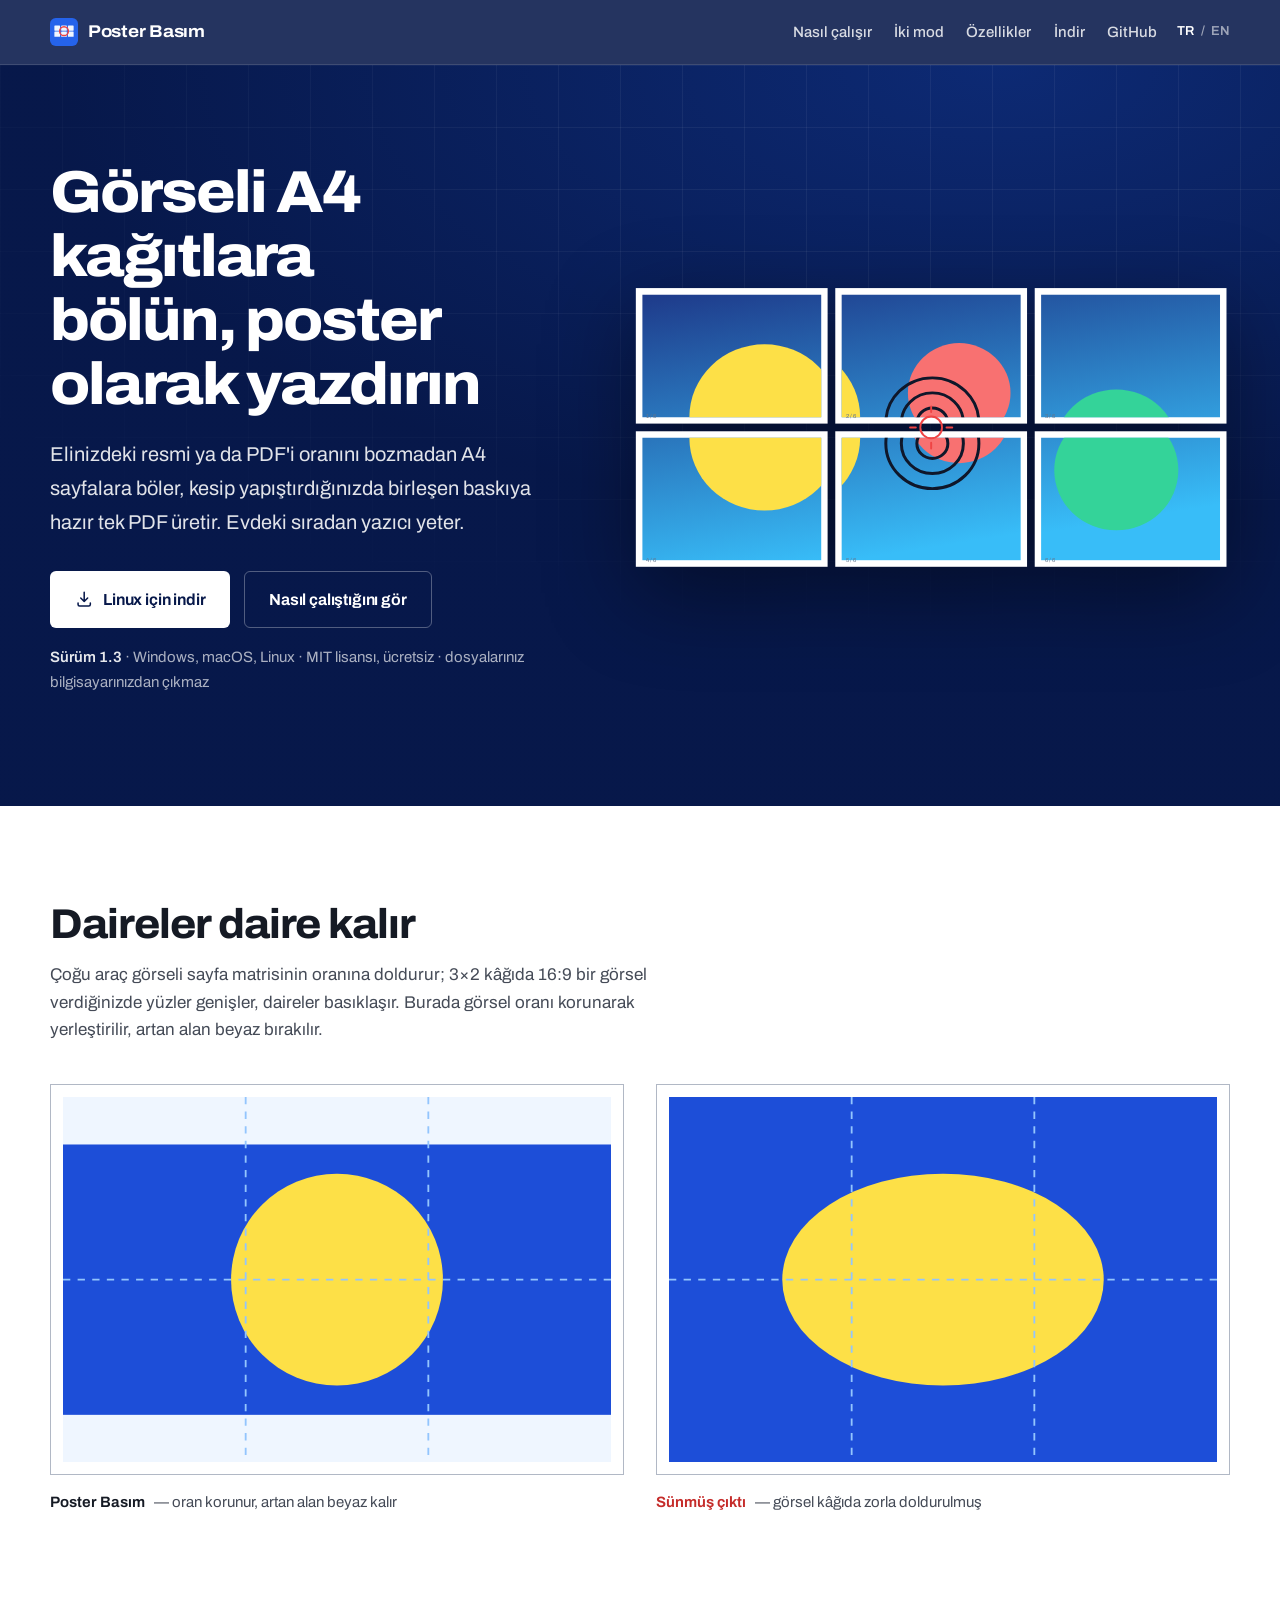
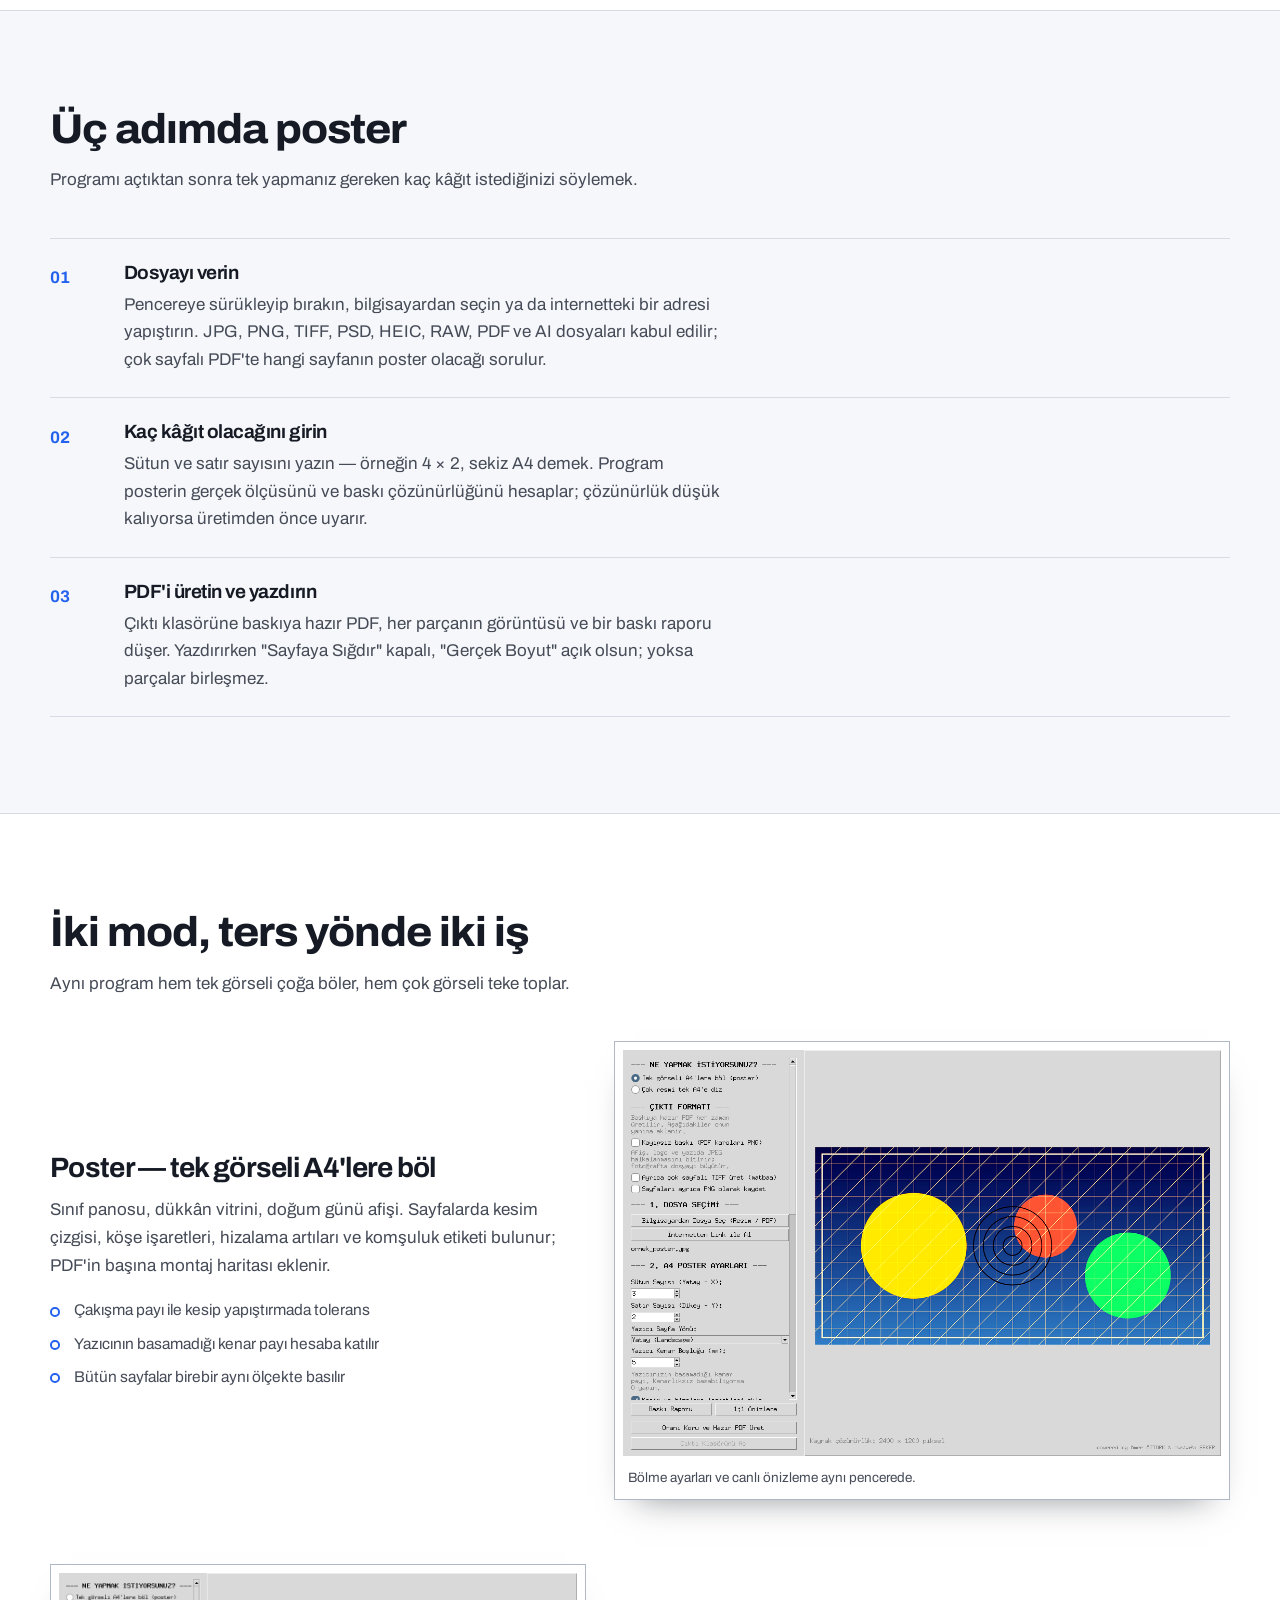
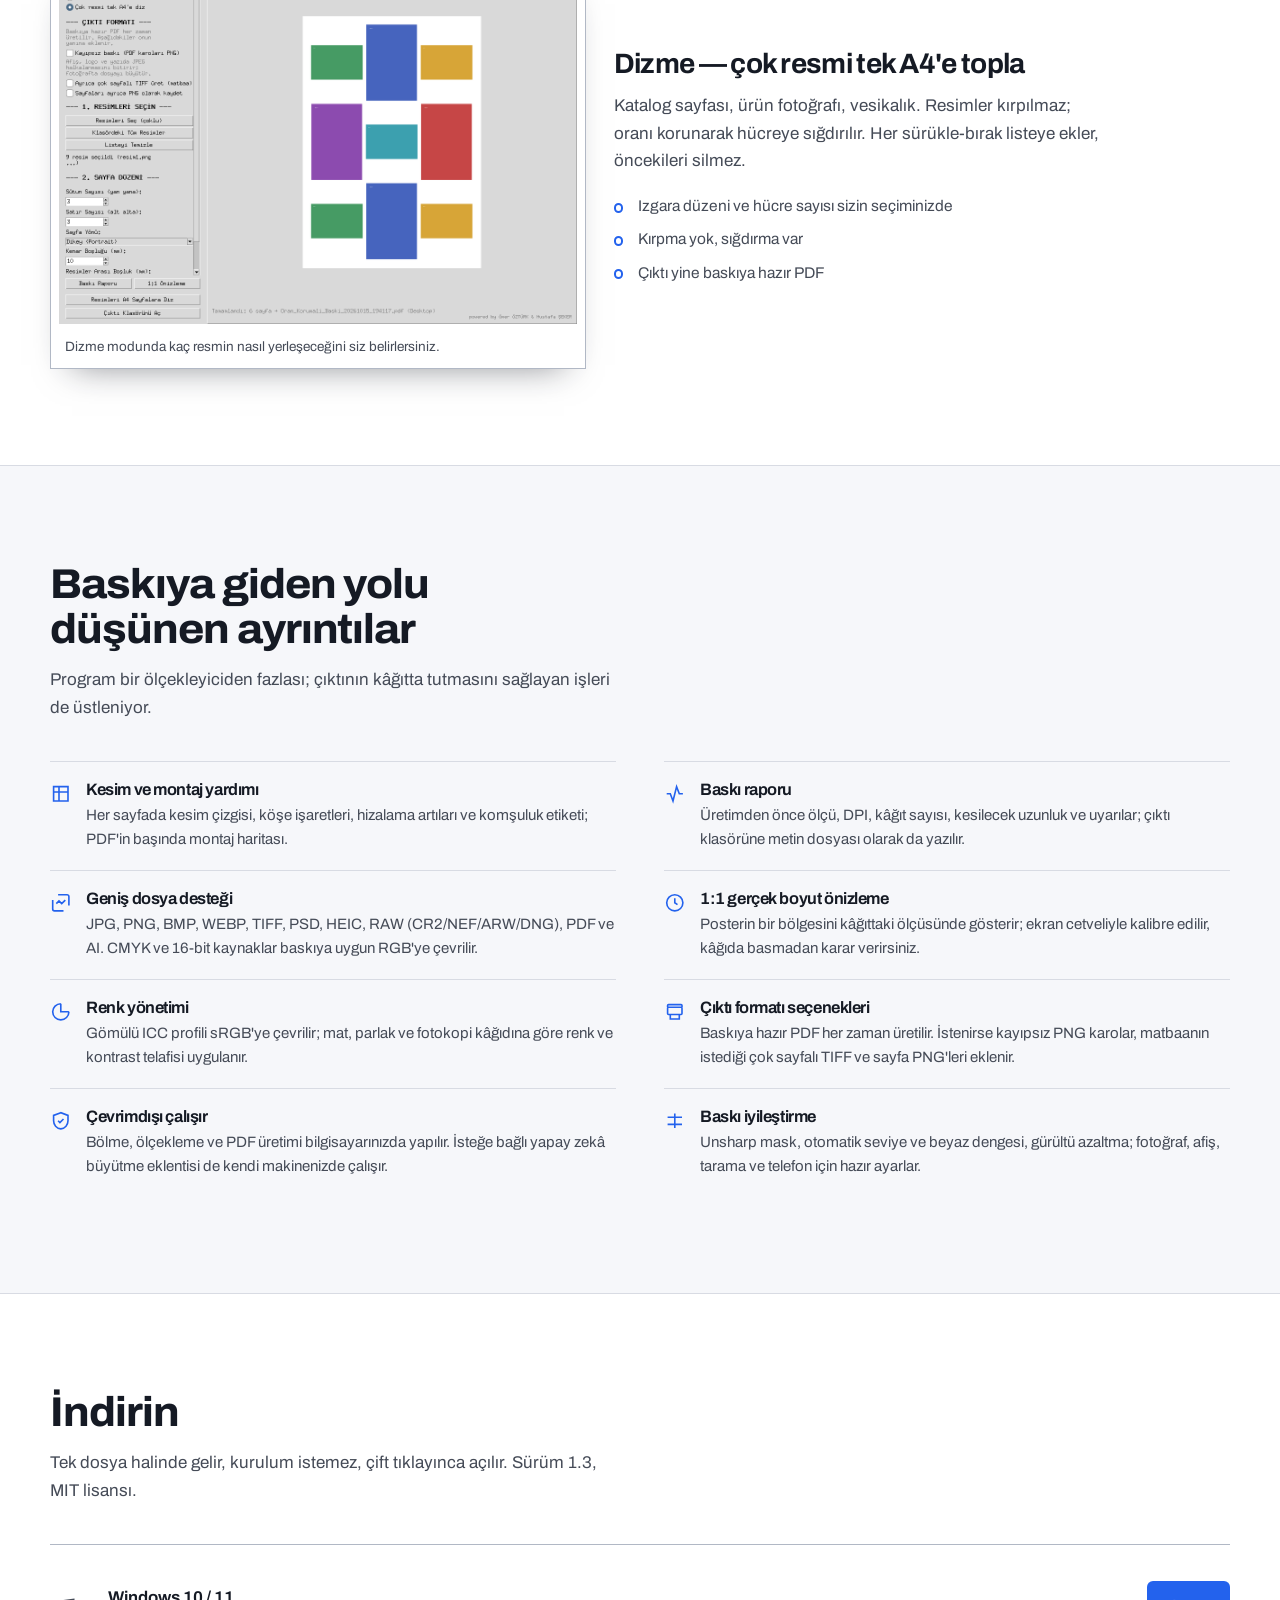
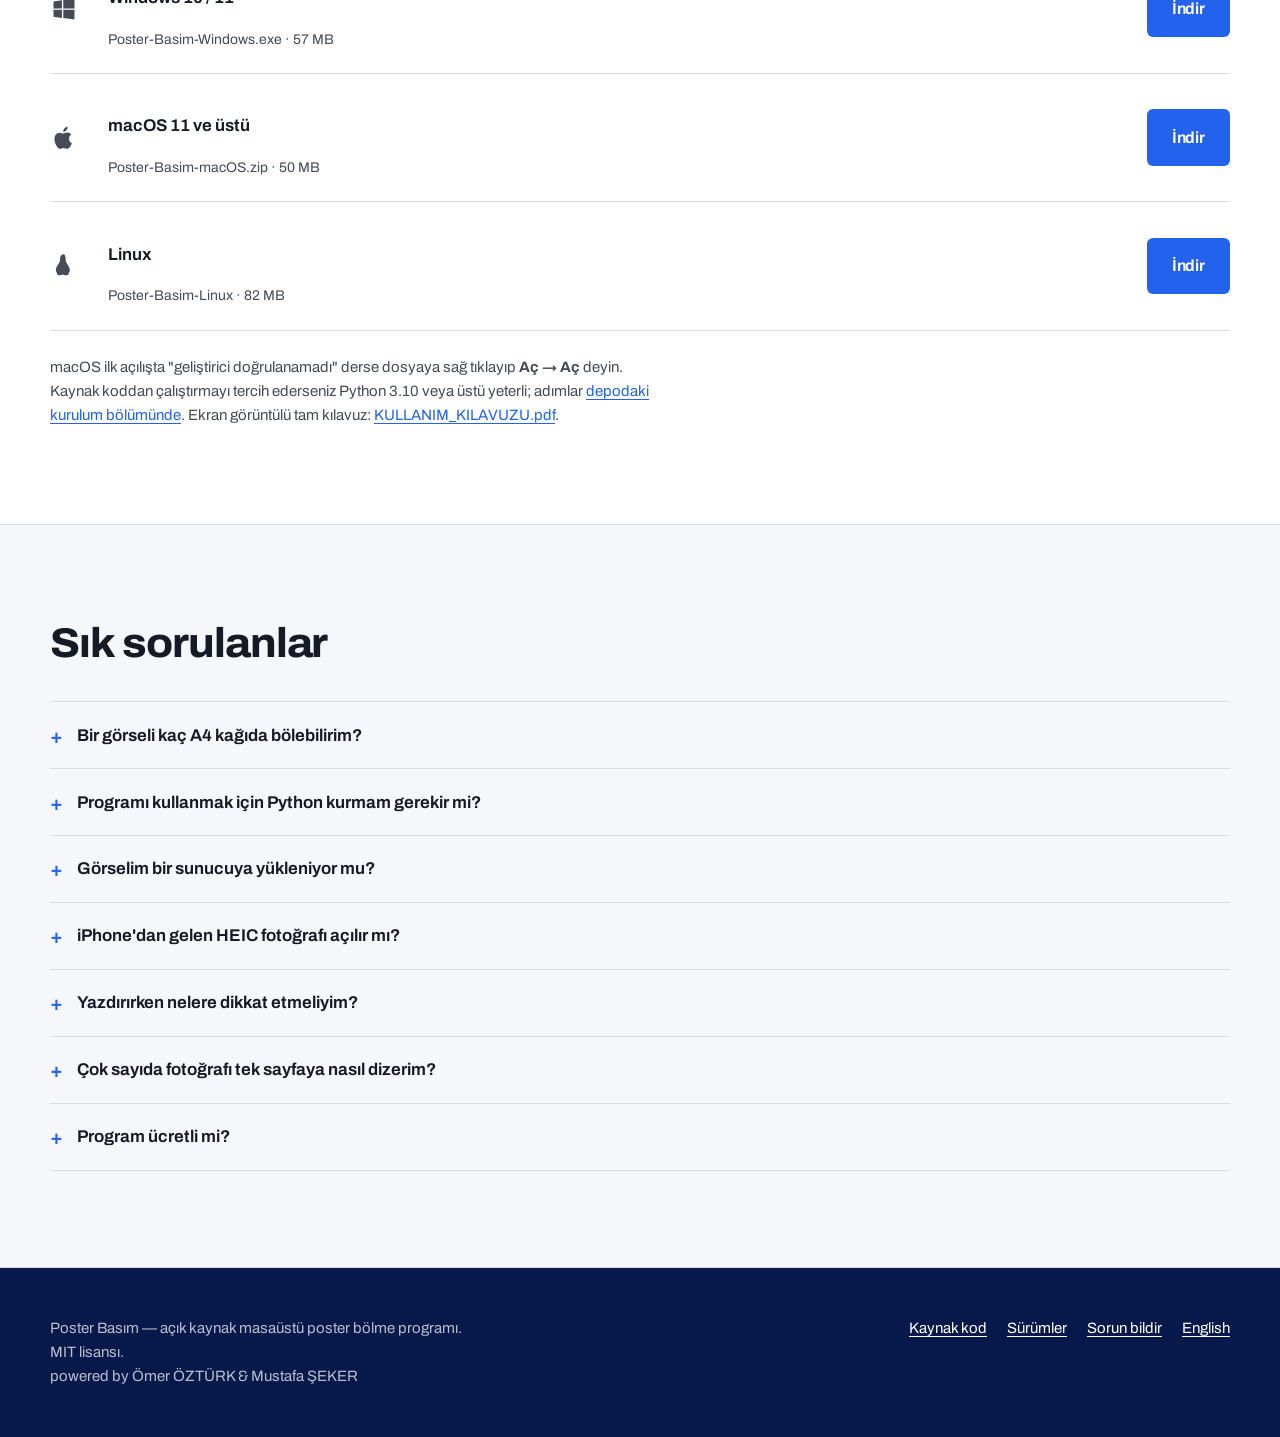
<file: docs/index.html>
<!doctype html>
<html lang="tr">
<head>
<meta charset="utf-8">
<meta name="viewport" content="width=device-width, initial-scale=1">
<title>Poster Basım — Görseli A4 kağıtlara bölüp poster yazdırma programı</title>
<meta name="description" content="Bir resmi veya PDF'i oranını bozmadan A4 sayfalara böler, baskıya hazır PDF üretir. Windows, macOS ve Linux için ücretsiz masaüstü program. Dosyanız bilgisayarınızdan çıkmaz.">
<link rel="canonical" href="https://mustafasneu.github.io/poster-basim/">
<link rel="alternate" hreflang="tr" href="https://mustafasneu.github.io/poster-basim/">
<link rel="alternate" hreflang="en" href="https://mustafasneu.github.io/poster-basim/en/">
<link rel="alternate" hreflang="x-default" href="https://mustafasneu.github.io/poster-basim/">

<meta property="og:type" content="website">
<meta property="og:locale" content="tr_TR">
<meta property="og:title" content="Poster Basım — Görseli A4 kağıtlara bölüp poster yazdırma programı">
<meta property="og:description" content="Görseli oranını bozmadan A4 sayfalara böler, baskıya hazır PDF üretir. Ücretsiz, kurulum istemez, dosya yüklemez.">
<meta property="og:url" content="https://mustafasneu.github.io/poster-basim/">
<meta property="og:image" content="https://mustafasneu.github.io/poster-basim/img/onizleme-karti.png">
<meta name="twitter:card" content="summary_large_image">

<link rel="icon" href="img/simge.png" sizes="any">
<link rel="apple-touch-icon" href="img/simge.png">

<link rel="preconnect" href="https://fonts.googleapis.com">
<link rel="preconnect" href="https://fonts.gstatic.com" crossorigin>
<link rel="stylesheet" href="https://fonts.googleapis.com/css2?family=Archivo:wdth,wght@100..125,400..800&display=swap">
<link rel="stylesheet" href="style.css">

<script type="application/ld+json">
{
  "@context": "https://schema.org",
  "@type": "SoftwareApplication",
  "name": "Poster Basım",
  "applicationCategory": "DesignApplication",
  "operatingSystem": "Windows, macOS, Linux",
  "description": "Bir görseli veya PDF'i oranını bozmadan A4 sayfalara bölüp baskıya hazır PDF üreten masaüstü program. Ayrıca çok sayıda resmi tek A4 sayfaya dizer.",
  "url": "https://mustafasneu.github.io/poster-basim/",
  "downloadUrl": "https://github.com/mustafasneu/poster-basim/releases/latest",
  "softwareVersion": "1.3",
  "license": "https://opensource.org/licenses/MIT",
  "isAccessibleForFree": true,
  "offers": { "@type": "Offer", "price": "0", "priceCurrency": "TRY" },
  "inLanguage": "tr"
}
</script>
<script type="application/ld+json">
{
  "@context": "https://schema.org",
  "@type": "FAQPage",
  "mainEntity": [
    {"@type":"Question","name":"Bir görseli kaç A4 kağıda bölebilirim?","acceptedAnswer":{"@type":"Answer","text":"Sütun ve satır sayısını siz girersiniz; örneğin 4 sütun × 2 satır 8 A4 eder. Program seçtiğiniz sayfa sayısında posterin gerçek ölçüsünü ve baskı çözünürlüğünü hesaplar, çözünürlük düşük kalıyorsa üretimden önce uyarır."}},
    {"@type":"Question","name":"Programı kullanmak için Python kurmam gerekir mi?","acceptedAnswer":{"@type":"Answer","text":"Hazır paketi indirirseniz hayır; tek dosya halinde gelir ve çift tıklayınca açılır. Kaynak koddan çalıştırmak isterseniz Python 3.10 veya üstü gerekir."}},
    {"@type":"Question","name":"Görselim bir sunucuya yükleniyor mu?","acceptedAnswer":{"@type":"Answer","text":"Hayır. Bölme, ölçekleme ve PDF üretimi bilgisayarınızda yapılır. İsteğe bağlı yapay zekâ büyütme eklentisi de kendi makinenizde çalışır."}},
    {"@type":"Question","name":"iPhone'dan gelen HEIC fotoğrafı açılır mı?","acceptedAnswer":{"@type":"Answer","text":"Evet. HEIC'in yanı sıra JPG, PNG, BMP, WEBP, TIFF, PSD, PDF, AI ve CR2/NEF/ARW/DNG gibi RAW dosyaları desteklenir."}},
    {"@type":"Question","name":"Yazdırırken nelere dikkat etmeliyim?","acceptedAnswer":{"@type":"Answer","text":"Yazıcı penceresinde Sayfaya Sığdır seçeneğini kapatın, Gerçek Boyut veya %100 ölçek ile yazdırın. Aksi halde sayfalar farklı ölçekte basılır ve parçalar birleşmez."}},
    {"@type":"Question","name":"Çok sayıda fotoğrafı tek sayfaya nasıl dizerim?","acceptedAnswer":{"@type":"Answer","text":"Dizme modunu seçin. Program resimleri kırpmadan, oranlarını koruyarak tek A4 sayfaya ızgara halinde yerleştirir; katalog, ürün fotoğrafı ve vesikalık için kullanılır."}},
    {"@type":"Question","name":"Program ücretli mi?","acceptedAnswer":{"@type":"Answer","text":"Ücretsiz ve açık kaynak. MIT lisansıyla dağıtılır, kaynak kodu GitHub'da açıktır."}}
  ]
}
</script>
</head>
<body>
<a class="skip" href="#icerik">İçeriğe geç</a>

<header class="site-head">
  <div class="shell site-head__in">
    <a class="brand" href="./">
      <svg viewBox="0 0 64 64" aria-hidden="true" focusable="false">
        <rect width="64" height="64" rx="13" fill="#2563EB"/>
        <g fill="#EFF6FF">
          <rect x="10" y="17" width="13" height="12" rx="1"/>
          <rect x="25.5" y="17" width="13" height="12" rx="1"/>
          <rect x="41" y="17" width="13" height="12" rx="1"/>
          <rect x="10" y="31" width="13" height="12" rx="1"/>
          <rect x="25.5" y="31" width="13" height="12" rx="1"/>
          <rect x="41" y="31" width="13" height="12" rx="1"/>
        </g>
        <circle cx="32" cy="30" r="10" fill="none" stroke="#EF4444" stroke-width="3.4"/>
      </svg>
      Poster Basım
    </a>
    <nav class="site-nav" aria-label="Sayfa içi">
      <a href="#nasil">Nasıl çalışır</a>
      <a href="#modlar">İki mod</a>
      <a href="#ozellikler">Özellikler</a>
      <a href="#indir">İndir</a>
      <a href="https://github.com/mustafasneu/poster-basim">GitHub</a>
    </nav>
    <p class="lang">
      <a href="./" aria-current="page" hreflang="tr">TR</a>
      <span aria-hidden="true">/</span>
      <a href="en/" hreflang="en">EN</a>
    </p>
  </div>
</header>

<main id="icerik">

  <section class="hero">
    <div class="shell hero__in">
      <div>
        <h1>Görseli A4 kağıtlara bölün, poster olarak yazdırın</h1>
        <p class="hero__lede">
          Elinizdeki resmi ya da PDF'i oranını bozmadan A4 sayfalara böler, kesip
          yapıştırdığınızda birleşen baskıya hazır tek PDF üretir. Evdeki sıradan
          yazıcı yeter.
        </p>
        <div class="cta-row">
          <a class="btn btn--primary" id="ana-indirme" href="#indir" data-win="https://github.com/mustafasneu/poster-basim/releases/latest/download/Poster-Basim-Windows.exe" data-mac="https://github.com/mustafasneu/poster-basim/releases/latest/download/Poster-Basim-macOS.zip" data-linux="https://github.com/mustafasneu/poster-basim/releases/latest/download/Poster-Basim-Linux">
            <svg viewBox="0 0 24 24" fill="none" stroke="currentColor" stroke-width="2" stroke-linecap="round" stroke-linejoin="round" aria-hidden="true"><path d="M12 3v12m0 0 4.5-4.5M12 15l-4.5-4.5M4 17v2a2 2 0 0 0 2 2h12a2 2 0 0 0 2-2v-2"/></svg>
            <span id="ana-indirme-yazi">Programı indir</span>
          </a>
          <a class="btn btn--ghost" href="#nasil">Nasıl çalıştığını gör</a>
        </div>
        <p class="hero__note">
          <b>Sürüm 1.3</b> · Windows, macOS, Linux · MIT lisansı, ücretsiz ·
          dosyalarınız bilgisayarınızdan çıkmaz
        </p>
      </div>

      <div class="sheets">
        <svg viewBox="0 0 936 448" role="img" aria-labelledby="sheets-baslik">
          <title id="sheets-baslik">Tek bir görselin altı A4 sayfaya bölünmüş hali; her sayfada kesim payı ve sayfa numarası var</title>
          <defs>
            <linearGradient id="art-bg" x1="0" y1="0" x2="0.35" y2="1">
              <stop offset="0" stop-color="#1E3A8A"/>
              <stop offset="1" stop-color="#38BDF8"/>
            </linearGradient>
            <g id="art">
              <rect width="900" height="424" fill="url(#art-bg)"/>
              <circle cx="205" cy="212" r="126" fill="#FDE047"/>
              <circle cx="497" cy="170" r="86" fill="#F87171"/>
              <circle cx="726" cy="268" r="104" fill="#34D399"/>
              <g fill="none" stroke="#0F172A" stroke-width="5">
                <circle cx="452" cy="222" r="26"/>
                <circle cx="452" cy="222" r="52"/>
                <circle cx="452" cy="222" r="78"/>
              </g>
            </g>
          </defs>

          <g>
            <!-- 3 sütun × 2 satır: her karo bir A4 sayfası -->
            <g class="sheet-tile" style="--i:0">
              <rect x="6" y="6" width="300" height="212" fill="#fff"/>
              <svg x="16" y="16" width="280" height="192" viewBox="0 0 300 212" preserveAspectRatio="none"><use href="#art" x="0" y="0"/></svg>
              <text x="22" y="210" font-size="9" fill="#64748B" font-family="Archivo, sans-serif">1 / 6</text>
            </g>
            <g class="sheet-tile" style="--i:1">
              <rect x="318" y="6" width="300" height="212" fill="#fff"/>
              <svg x="328" y="16" width="280" height="192" viewBox="300 0 300 212" preserveAspectRatio="none"><use href="#art"/></svg>
              <text x="334" y="210" font-size="9" fill="#64748B" font-family="Archivo, sans-serif">2 / 6</text>
            </g>
            <g class="sheet-tile" style="--i:2">
              <rect x="630" y="6" width="300" height="212" fill="#fff"/>
              <svg x="640" y="16" width="280" height="192" viewBox="600 0 300 212" preserveAspectRatio="none"><use href="#art"/></svg>
              <text x="646" y="210" font-size="9" fill="#64748B" font-family="Archivo, sans-serif">3 / 6</text>
            </g>
            <g class="sheet-tile" style="--i:3">
              <rect x="6" y="230" width="300" height="212" fill="#fff"/>
              <svg x="16" y="240" width="280" height="192" viewBox="0 212 300 212" preserveAspectRatio="none"><use href="#art"/></svg>
              <text x="22" y="434" font-size="9" fill="#64748B" font-family="Archivo, sans-serif">4 / 6</text>
            </g>
            <g class="sheet-tile" style="--i:4">
              <rect x="318" y="230" width="300" height="212" fill="#fff"/>
              <svg x="328" y="240" width="280" height="192" viewBox="300 212 300 212" preserveAspectRatio="none"><use href="#art"/></svg>
              <text x="334" y="434" font-size="9" fill="#64748B" font-family="Archivo, sans-serif">5 / 6</text>
            </g>
            <g class="sheet-tile" style="--i:5">
              <rect x="630" y="230" width="300" height="212" fill="#fff"/>
              <svg x="640" y="240" width="280" height="192" viewBox="600 212 300 212" preserveAspectRatio="none"><use href="#art"/></svg>
              <text x="646" y="434" font-size="9" fill="#64748B" font-family="Archivo, sans-serif">6 / 6</text>
            </g>

            <!-- Hizalama işareti: dört sayfanın buluştuğu nokta -->
            <circle cx="468" cy="224" r="17" fill="none" stroke="#EF4444" stroke-width="3"/>
            <path d="M468 200v-9M468 257v-9M444 224h-9M501 224h-9" stroke="#EF4444" stroke-width="3" stroke-linecap="round"/>
          </g>
        </svg>
      </div>
    </div>
  </section>

  <section class="section" id="sunme">
    <div class="shell">
      <div class="section__head">
        <h2>Daireler daire kalır</h2>
        <p>
          Çoğu araç görseli sayfa matrisinin oranına doldurur; 3×2 kâğıda 16:9 bir
          görsel verdiğinizde yüzler genişler, daireler basıklaşır. Burada görsel
          oranı korunarak yerleştirilir, artan alan beyaz bırakılır.
        </p>
      </div>
      <div class="proof-pair">
        <figure class="proof-case" style="margin:0">
          <div class="proof-frame">
            <svg viewBox="0 0 300 200" role="img" aria-label="Oranı korunmuş çıktı: daire tam daire duruyor">
              <rect width="300" height="200" fill="#EFF6FF"/>
              <rect x="0" y="26" width="300" height="148" fill="#1D4ED8"/>
              <circle cx="150" cy="100" r="58" fill="#FDE047"/>
              <g stroke="#93C5FD" stroke-width="1" stroke-dasharray="4 4">
                <path d="M100 0v200M200 0v200M0 100h300"/>
              </g>
            </svg>
          </div>
          <figcaption><b>Poster Basım</b> — oran korunur, artan alan beyaz kalır</figcaption>
        </figure>
        <figure class="proof-case proof-case--bad" style="margin:0">
          <div class="proof-frame">
            <svg viewBox="0 0 300 200" role="img" aria-label="Oranı bozulmuş çıktı: daire yanlara doğru basıklaşmış elips">
              <rect width="300" height="200" fill="#1D4ED8"/>
              <ellipse cx="150" cy="100" rx="88" ry="58" fill="#FDE047"/>
              <g stroke="#93C5FD" stroke-width="1" stroke-dasharray="4 4">
                <path d="M100 0v200M200 0v200M0 100h300"/>
              </g>
            </svg>
          </div>
          <figcaption><b>Sünmüş çıktı</b> — görsel kâğıda zorla doldurulmuş</figcaption>
        </figure>
      </div>
    </div>
  </section>

  <section class="section section--tint" id="nasil">
    <div class="shell">
      <div class="section__head">
        <h2>Üç adımda poster</h2>
        <p>Programı açtıktan sonra tek yapmanız gereken kaç kâğıt istediğinizi söylemek.</p>
      </div>
      <ol class="steps">
        <li>
          <div>
            <h3>Dosyayı verin</h3>
            <p>
              Pencereye sürükleyip bırakın, bilgisayardan seçin ya da internetteki bir
              adresi yapıştırın. JPG, PNG, TIFF, PSD, HEIC, RAW, PDF ve AI dosyaları
              kabul edilir; çok sayfalı PDF'te hangi sayfanın poster olacağı sorulur.
            </p>
          </div>
        </li>
        <li>
          <div>
            <h3>Kaç kâğıt olacağını girin</h3>
            <p>
              Sütun ve satır sayısını yazın — örneğin 4 × 2, sekiz A4 demek. Program
              posterin gerçek ölçüsünü ve baskı çözünürlüğünü hesaplar; çözünürlük
              düşük kalıyorsa üretimden önce uyarır.
            </p>
          </div>
        </li>
        <li>
          <div>
            <h3>PDF'i üretin ve yazdırın</h3>
            <p>
              Çıktı klasörüne baskıya hazır PDF, her parçanın görüntüsü ve bir baskı
              raporu düşer. Yazdırırken "Sayfaya Sığdır" kapalı, "Gerçek Boyut" açık
              olsun; yoksa parçalar birleşmez.
            </p>
          </div>
        </li>
      </ol>
    </div>
  </section>

  <section class="section" id="modlar">
    <div class="shell">
      <div class="section__head">
        <h2>İki mod, ters yönde iki iş</h2>
        <p>Aynı program hem tek görseli çoğa böler, hem çok görseli teke toplar.</p>
      </div>
      <div class="modes">
        <div class="mode">
          <div>
            <h3>Poster — tek görseli A4'lere böl</h3>
            <p>
              Sınıf panosu, dükkân vitrini, doğum günü afişi. Sayfalarda kesim
              çizgisi, köşe işaretleri, hizalama artıları ve komşuluk etiketi bulunur;
              PDF'in başına montaj haritası eklenir.
            </p>
            <ul>
              <li>Çakışma payı ile kesip yapıştırmada tolerans</li>
              <li>Yazıcının basamadığı kenar payı hesaba katılır</li>
              <li>Bütün sayfalar birebir aynı ölçekte basılır</li>
            </ul>
          </div>
          <figure class="shot">
            <img src="img/arayuz.png" alt="Programın ana penceresi: solda bölme ayarları, sağda posterin ızgaralı önizlemesi" width="1150" height="780" loading="lazy" decoding="async">
            <figcaption>Bölme ayarları ve canlı önizleme aynı pencerede.</figcaption>
          </figure>
        </div>

        <div class="mode mode--flip">
          <div>
            <h3>Dizme — çok resmi tek A4'e topla</h3>
            <p>
              Katalog sayfası, ürün fotoğrafı, vesikalık. Resimler kırpılmaz; oranı
              korunarak hücreye sığdırılır. Her sürükle-bırak listeye ekler,
              öncekileri silmez.
            </p>
            <ul>
              <li>Izgara düzeni ve hücre sayısı sizin seçiminizde</li>
              <li>Kırpma yok, sığdırma var</li>
              <li>Çıktı yine baskıya hazır PDF</li>
            </ul>
          </div>
          <figure class="shot">
            <img src="img/dizme.png" alt="Dizme modu: solda ızgara ayarları, sağda dokuz resmin tek A4 sayfaya yerleştirilmiş önizlemesi" width="1150" height="780" loading="lazy" decoding="async">
            <figcaption>Dizme modunda kaç resmin nasıl yerleşeceğini siz belirlersiniz.</figcaption>
          </figure>
        </div>
      </div>
    </div>
  </section>

  <section class="section section--tint" id="ozellikler">
    <div class="shell">
      <div class="section__head">
        <h2>Baskıya giden yolu düşünen ayrıntılar</h2>
        <p>
          Program bir ölçekleyiciden fazlası; çıktının kâğıtta tutmasını sağlayan
          işleri de üstleniyor.
        </p>
      </div>
      <div class="specs">
        <div class="spec">
          <svg viewBox="0 0 24 24" fill="none" stroke="currentColor" stroke-width="1.8" aria-hidden="true"><path d="M4 4h16v16H4z"/><path d="M4 10h16M10 4v16"/></svg>
          <div>
            <h3>Kesim ve montaj yardımı</h3>
            <p>Her sayfada kesim çizgisi, köşe işaretleri, hizalama artıları ve komşuluk etiketi; PDF'in başında montaj haritası.</p>
          </div>
        </div>
        <div class="spec">
          <svg viewBox="0 0 24 24" fill="none" stroke="currentColor" stroke-width="1.8" aria-hidden="true"><path d="M3 12h4l3 8 4-16 3 8h4"/></svg>
          <div>
            <h3>Baskı raporu</h3>
            <p>Üretimden önce ölçü, DPI, kâğıt sayısı, kesilecek uzunluk ve uyarılar; çıktı klasörüne metin dosyası olarak da yazılır.</p>
          </div>
        </div>
        <div class="spec">
          <svg viewBox="0 0 24 24" fill="none" stroke="currentColor" stroke-width="1.8" aria-hidden="true"><path d="M21 15V5a2 2 0 0 0-2-2H9"/><path d="M3 9v10a2 2 0 0 0 2 2h10"/><path d="m7 13 3-3 3 3 4-4"/></svg>
          <div>
            <h3>Geniş dosya desteği</h3>
            <p>JPG, PNG, BMP, WEBP, TIFF, PSD, HEIC, RAW (CR2/NEF/ARW/DNG), PDF ve AI. CMYK ve 16-bit kaynaklar baskıya uygun RGB'ye çevrilir.</p>
          </div>
        </div>
        <div class="spec">
          <svg viewBox="0 0 24 24" fill="none" stroke="currentColor" stroke-width="1.8" aria-hidden="true"><circle cx="12" cy="12" r="9"/><path d="M12 7v5l3 2"/></svg>
          <div>
            <h3>1:1 gerçek boyut önizleme</h3>
            <p>Posterin bir bölgesini kâğıttaki ölçüsünde gösterir; ekran cetveliyle kalibre edilir, kâğıda basmadan karar verirsiniz.</p>
          </div>
        </div>
        <div class="spec">
          <svg viewBox="0 0 24 24" fill="none" stroke="currentColor" stroke-width="1.8" aria-hidden="true"><path d="M12 3a9 9 0 1 0 9 9"/><path d="M12 3v9h9"/></svg>
          <div>
            <h3>Renk yönetimi</h3>
            <p>Gömülü ICC profili sRGB'ye çevrilir; mat, parlak ve fotokopi kâğıdına göre renk ve kontrast telafisi uygulanır.</p>
          </div>
        </div>
        <div class="spec">
          <svg viewBox="0 0 24 24" fill="none" stroke="currentColor" stroke-width="1.8" aria-hidden="true"><path d="M4 7V5a1 1 0 0 1 1-1h14a1 1 0 0 1 1 1v2"/><rect x="4" y="7" width="16" height="8" rx="1"/><path d="M7 15v5h10v-5"/></svg>
          <div>
            <h3>Çıktı formatı seçenekleri</h3>
            <p>Baskıya hazır PDF her zaman üretilir. İstenirse kayıpsız PNG karolar, matbaanın istediği çok sayfalı TIFF ve sayfa PNG'leri eklenir.</p>
          </div>
        </div>
        <div class="spec">
          <svg viewBox="0 0 24 24" fill="none" stroke="currentColor" stroke-width="1.8" aria-hidden="true"><path d="M12 3 4 6v6c0 4.5 3.2 8.4 8 9 4.8-.6 8-4.5 8-9V6z"/><path d="m9 12 2 2 4-4"/></svg>
          <div>
            <h3>Çevrimdışı çalışır</h3>
            <p>Bölme, ölçekleme ve PDF üretimi bilgisayarınızda yapılır. İsteğe bağlı yapay zekâ büyütme eklentisi de kendi makinenizde çalışır.</p>
          </div>
        </div>
        <div class="spec">
          <svg viewBox="0 0 24 24" fill="none" stroke="currentColor" stroke-width="1.8" aria-hidden="true"><path d="M12 4v16M4 8h16M4 16h16"/></svg>
          <div>
            <h3>Baskı iyileştirme</h3>
            <p>Unsharp mask, otomatik seviye ve beyaz dengesi, gürültü azaltma; fotoğraf, afiş, tarama ve telefon için hazır ayarlar.</p>
          </div>
        </div>
      </div>
    </div>
  </section>

  <section class="section" id="indir">
    <div class="shell">
      <div class="section__head">
        <h2>İndirin</h2>
        <p>
          Tek dosya halinde gelir, kurulum istemez, çift tıklayınca açılır. Sürüm 1.3,
          MIT lisansı.
        </p>
      </div>

      <div class="downloads">
        <div class="dl">
          <svg class="os" viewBox="0 0 24 24" fill="currentColor" aria-hidden="true"><path d="M3 5.5 10.2 4.5v7.1H3zM11.4 4.3 21 3v8.6h-9.6zM3 12.6h7.2v7.1L3 18.6zM11.4 12.6H21V21l-9.6-1.3z"/></svg>
          <div>
            <p class="dl__name">Windows 10 / 11</p>
            <p class="dl__meta">Poster-Basim-Windows.exe · 57 MB</p>
          </div>
          <a class="btn btn--solid" href="https://github.com/mustafasneu/poster-basim/releases/latest/download/Poster-Basim-Windows.exe">İndir</a>
        </div>
        <div class="dl">
          <svg class="os" viewBox="0 0 24 24" fill="currentColor" aria-hidden="true"><path d="M16.3 12.6c0-2.3 1.9-3.4 2-3.5-1.1-1.6-2.8-1.8-3.4-1.8-1.4-.2-2.8.9-3.5.9s-1.8-.8-3-.8c-1.5 0-3 .9-3.8 2.3-1.6 2.8-.4 7 1.2 9.3.8 1.1 1.7 2.4 2.9 2.3 1.2 0 1.6-.7 3-.7s1.8.7 3 .7 2-1.1 2.8-2.2c.9-1.3 1.2-2.5 1.3-2.6-.1 0-2.5-1-2.5-3.9zM14.1 5.4c.6-.8 1.1-1.9 1-3-.9 0-2.1.6-2.8 1.4-.6.7-1.1 1.8-1 2.9 1 .1 2.1-.5 2.8-1.3z"/></svg>
          <div>
            <p class="dl__name">macOS 11 ve üstü</p>
            <p class="dl__meta">Poster-Basim-macOS.zip · 50 MB</p>
          </div>
          <a class="btn btn--solid" href="https://github.com/mustafasneu/poster-basim/releases/latest/download/Poster-Basim-macOS.zip">İndir</a>
        </div>
        <div class="dl">
          <svg class="os" viewBox="0 0 24 24" fill="currentColor" aria-hidden="true"><path d="M12 2c-2.2 0-3.4 1.7-3.4 3.9 0 1.5-.2 2.4-.9 3.5C6.6 11.2 5 13.4 5 15.7c0 1 .4 1.7 1 2.2-.3.8.2 1.6 1.1 1.9 1.1.4 2.5.2 3.1-.4h1.6c.6.6 2 .8 3.1.4.9-.3 1.4-1.1 1.1-1.9.6-.5 1-1.2 1-2.2 0-2.3-1.6-4.5-2.7-6.3-.7-1.1-.9-2-.9-3.5C13.4 3.7 12.2 2 12 2z"/></svg>
          <div>
            <p class="dl__name">Linux</p>
            <p class="dl__meta">Poster-Basim-Linux · 82 MB</p>
          </div>
          <a class="btn btn--solid" href="https://github.com/mustafasneu/poster-basim/releases/latest/download/Poster-Basim-Linux">İndir</a>
        </div>
      </div>

      <p class="dl-note">
        macOS ilk açılışta "geliştirici doğrulanamadı" derse dosyaya sağ tıklayıp
        <b>Aç → Aç</b> deyin. Kaynak koddan çalıştırmayı tercih ederseniz Python 3.10
        veya üstü yeterli; adımlar
        <a href="https://github.com/mustafasneu/poster-basim#kurulum">depodaki kurulum bölümünde</a>.
        Ekran görüntülü tam kılavuz:
        <a href="https://github.com/mustafasneu/poster-basim/releases/latest/download/KULLANIM_KILAVUZU.pdf">KULLANIM_KILAVUZU.pdf</a>.
      </p>
    </div>
  </section>

  <section class="section section--tint" id="sss">
    <div class="shell">
      <div class="section__head">
        <h2>Sık sorulanlar</h2>
      </div>
      <div class="faq">
        <details>
          <summary>Bir görseli kaç A4 kağıda bölebilirim?</summary>
          <p>
            Sütun ve satır sayısını siz girersiniz; örneğin 4 sütun × 2 satır 8 A4
            eder. Program seçtiğiniz sayfa sayısında posterin gerçek ölçüsünü ve baskı
            çözünürlüğünü hesaplar, çözünürlük düşük kalıyorsa üretimden önce uyarır.
          </p>
        </details>
        <details>
          <summary>Programı kullanmak için Python kurmam gerekir mi?</summary>
          <p>
            Bu sayfadaki hazır paketi indirirseniz hayır; tek dosya halinde gelir ve
            çift tıklayınca açılır. Kaynak koddan çalıştırmak isterseniz Python 3.10
            veya üstü gerekir.
          </p>
        </details>
        <details>
          <summary>Görselim bir sunucuya yükleniyor mu?</summary>
          <p>
            Hayır. Bölme, ölçekleme ve PDF üretimi bilgisayarınızda yapılır. İsteğe
            bağlı yapay zekâ büyütme eklentisi de kendi makinenizde çalışır; görseller
            bilgisayardan çıkmaz.
          </p>
        </details>
        <details>
          <summary>iPhone'dan gelen HEIC fotoğrafı açılır mı?</summary>
          <p>
            Evet. HEIC'in yanı sıra JPG, PNG, BMP, WEBP, TIFF, PSD, PDF, AI ve
            CR2/NEF/ARW/DNG gibi RAW dosyaları desteklenir.
          </p>
        </details>
        <details>
          <summary>Yazdırırken nelere dikkat etmeliyim?</summary>
          <p>
            Yazıcı penceresinde "Sayfaya Sığdır / Fit to Page" seçeneğini kapatın,
            "Gerçek Boyut / Actual Size" ya da %100 ölçek ile yazdırın. Aksi halde
            sayfalar farklı ölçekte basılır ve parçalar birleşmez.
          </p>
        </details>
        <details>
          <summary>Çok sayıda fotoğrafı tek sayfaya nasıl dizerim?</summary>
          <p>
            Dizme modunu seçin. Program resimleri kırpmadan, oranlarını koruyarak tek
            A4 sayfaya ızgara halinde yerleştirir; katalog, ürün fotoğrafı ve vesikalık
            için kullanılır.
          </p>
        </details>
        <details>
          <summary>Program ücretli mi?</summary>
          <p>
            Ücretsiz ve açık kaynak. MIT lisansıyla dağıtılır, kaynak kodu
            <a href="https://github.com/mustafasneu/poster-basim">GitHub'da</a> açıktır.
          </p>
        </details>
      </div>
    </div>
  </section>
</main>

<footer class="site-foot">
  <div class="shell site-foot__in">
    <p>
      Poster Basım — açık kaynak masaüstü poster bölme programı. MIT lisansı.
      <br>powered by Ömer ÖZTÜRK &amp; Mustafa ŞEKER
    </p>
    <nav class="foot-links" aria-label="Alt bağlantılar">
      <a href="https://github.com/mustafasneu/poster-basim">Kaynak kod</a>
      <a href="https://github.com/mustafasneu/poster-basim/releases/latest">Sürümler</a>
      <a href="https://github.com/mustafasneu/poster-basim/issues">Sorun bildir</a>
      <a href="en/" hreflang="en">English</a>
    </nav>
  </div>
</footer>

<script src="app.js" defer></script>
</body>
</html>
</file>
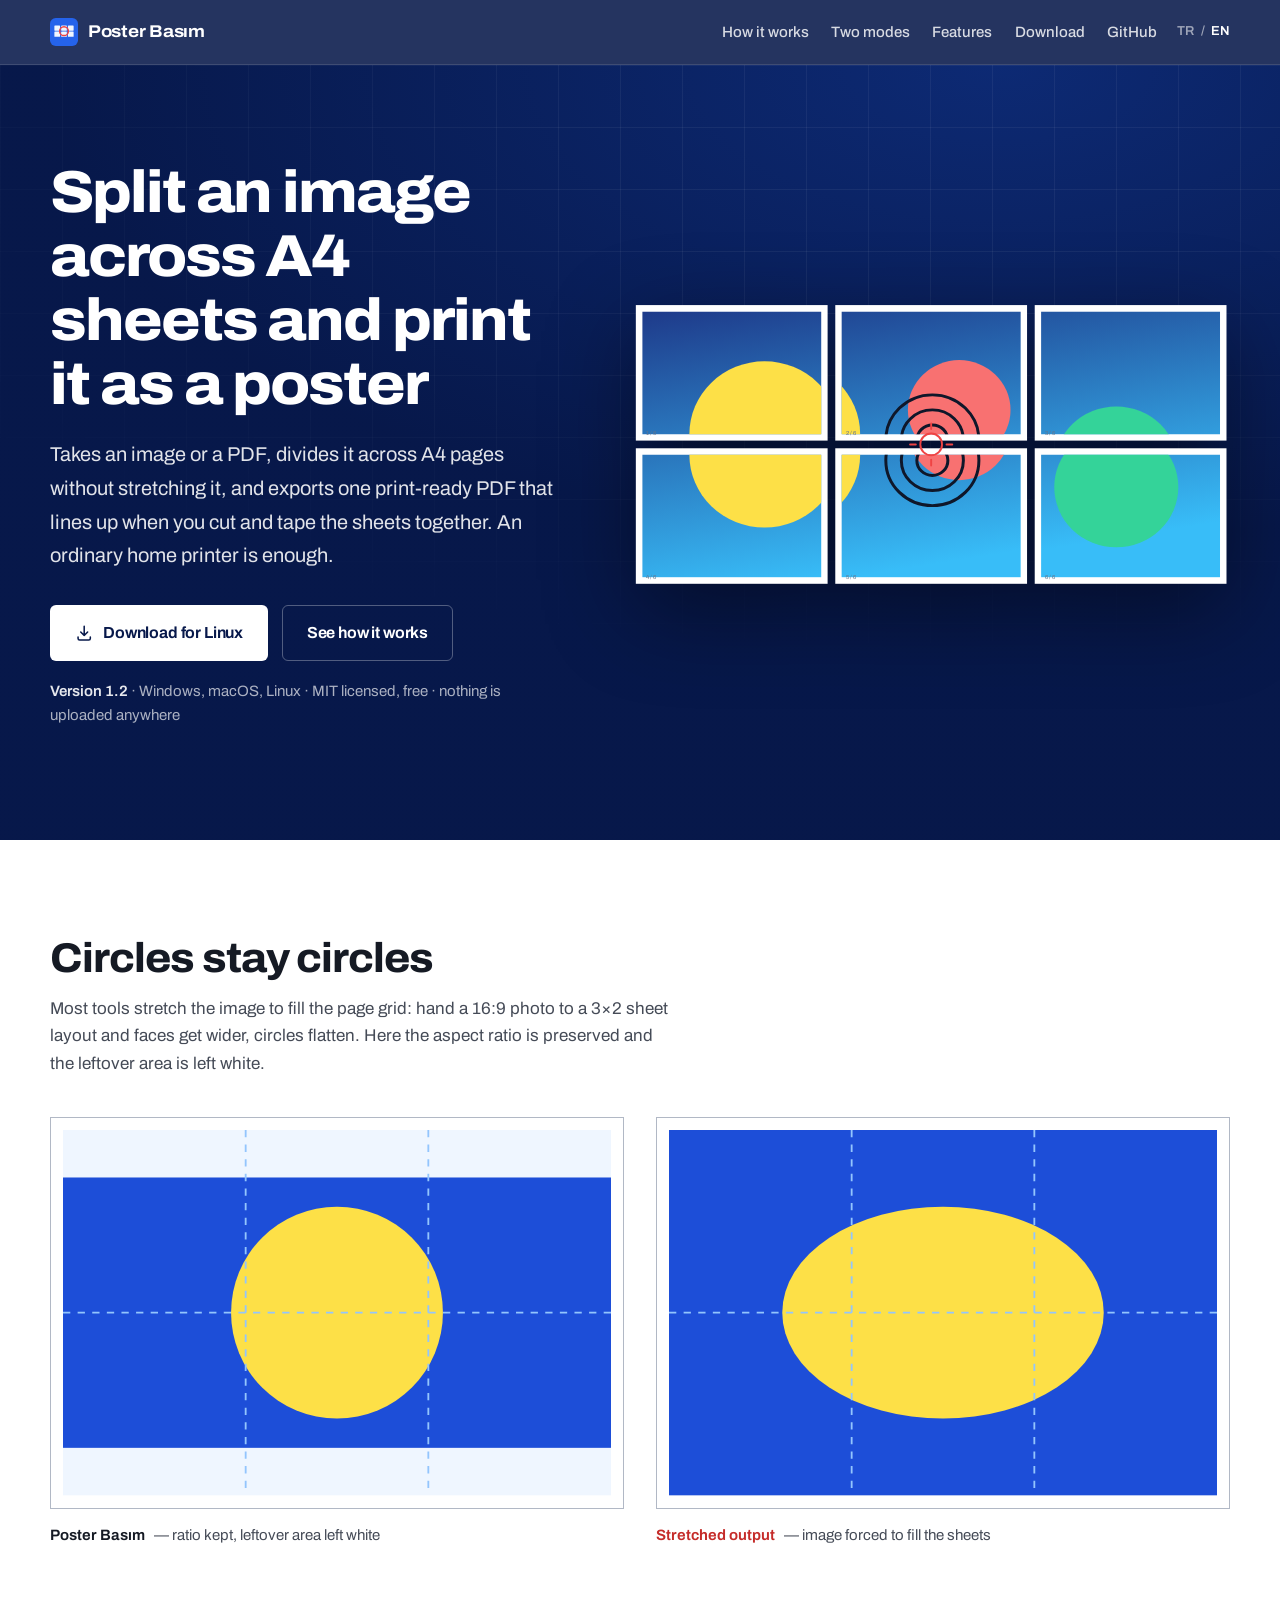
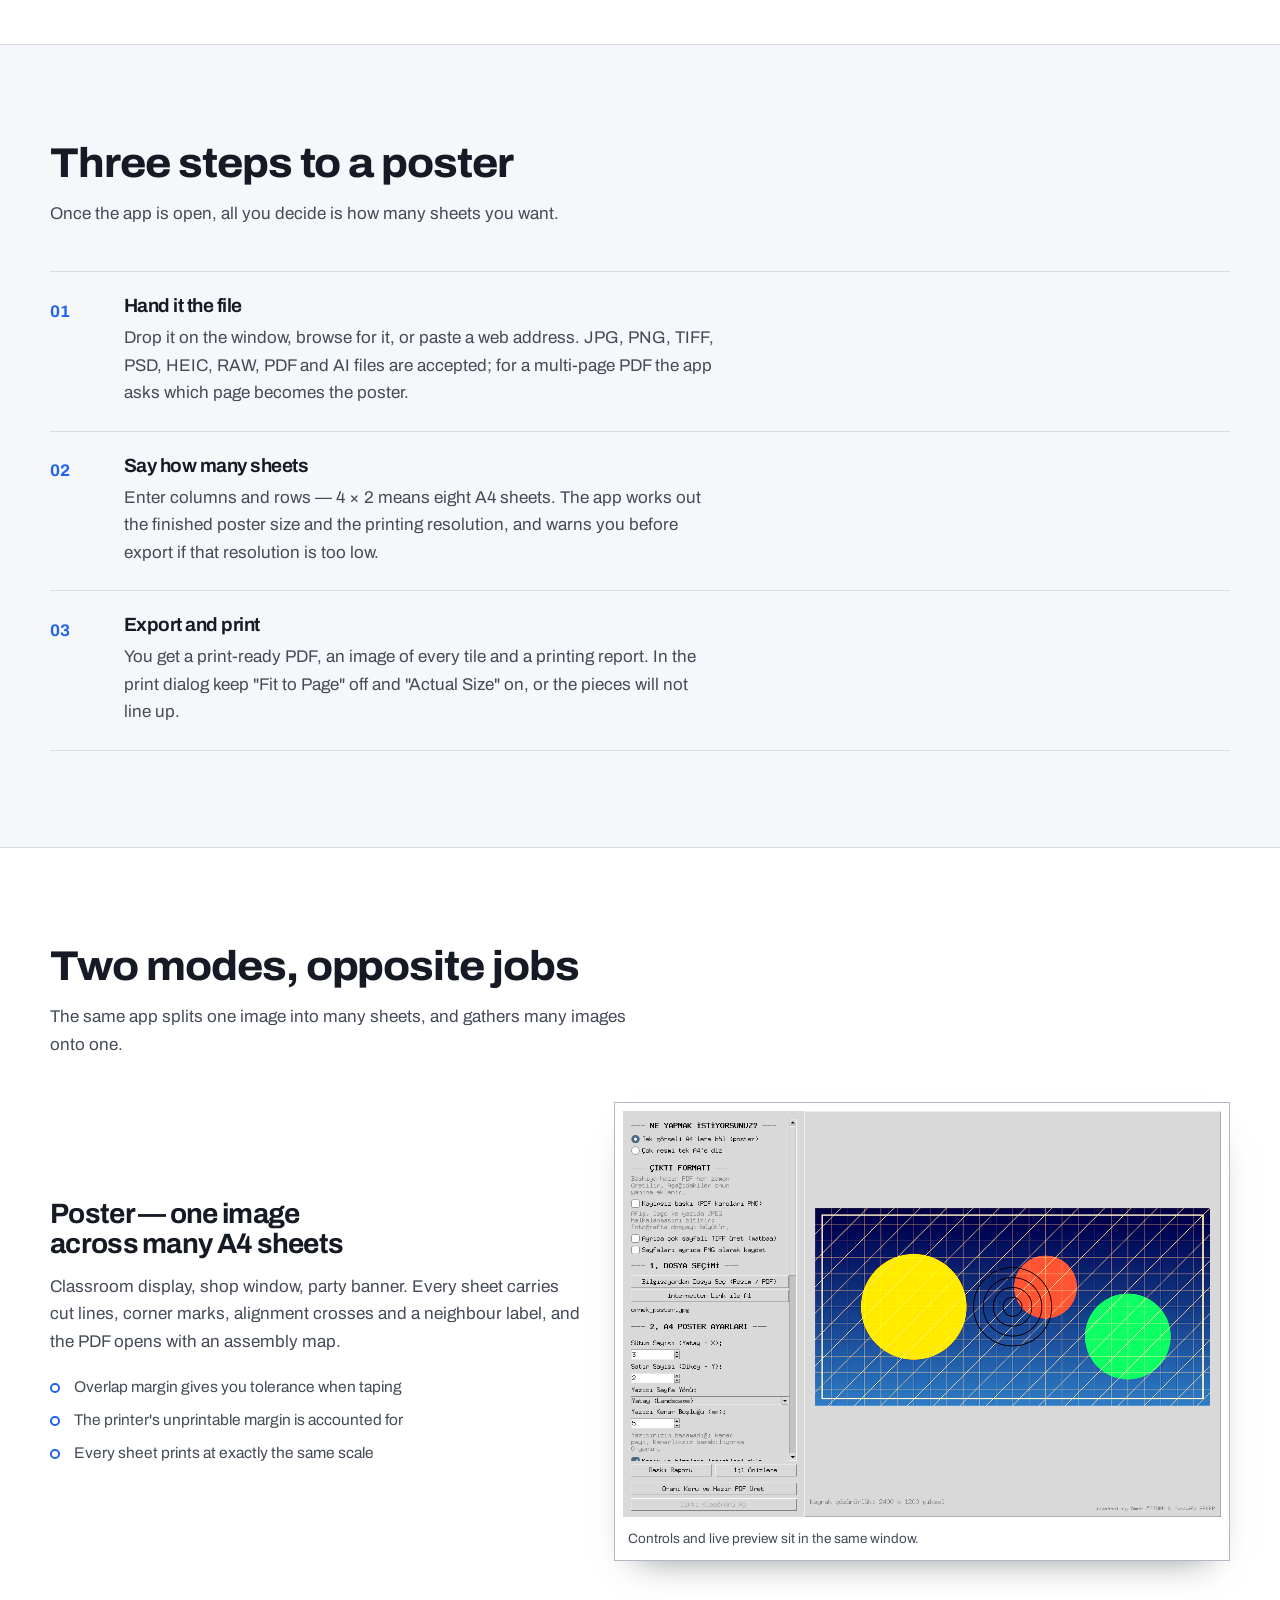
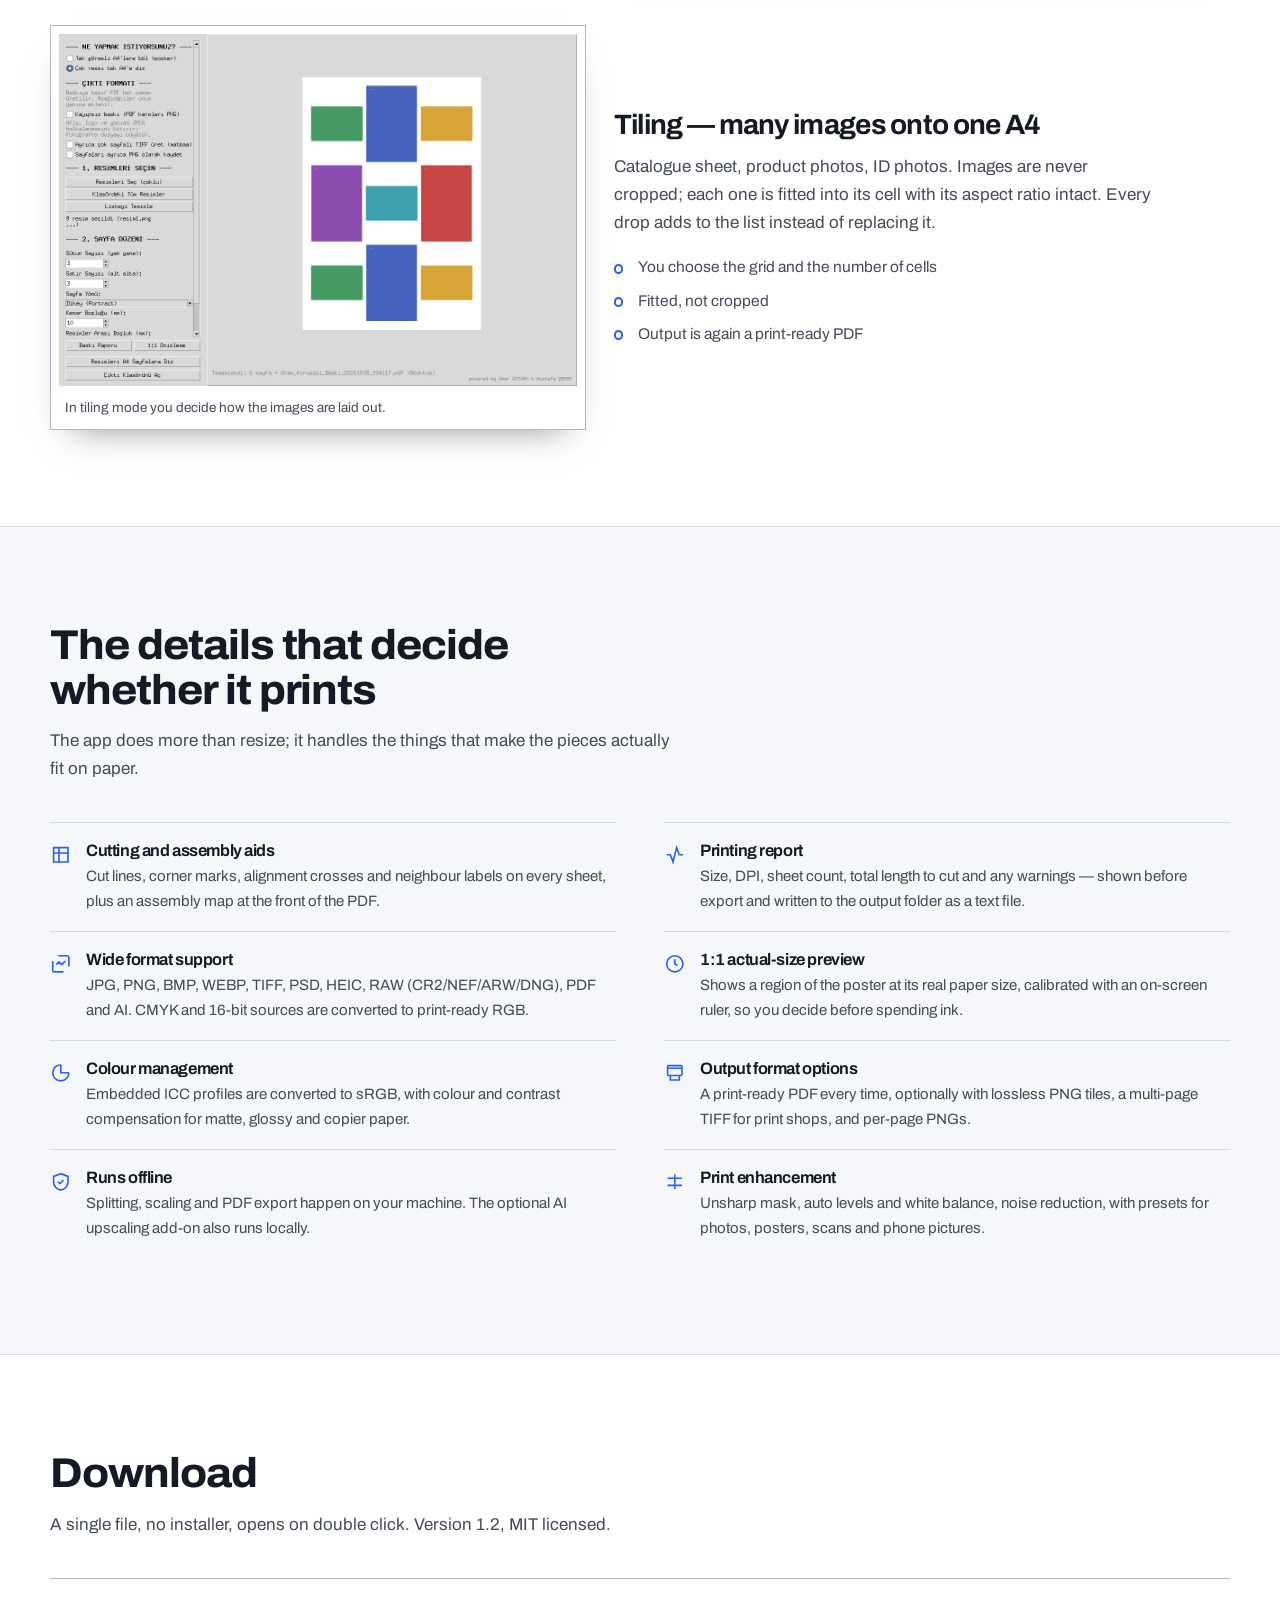
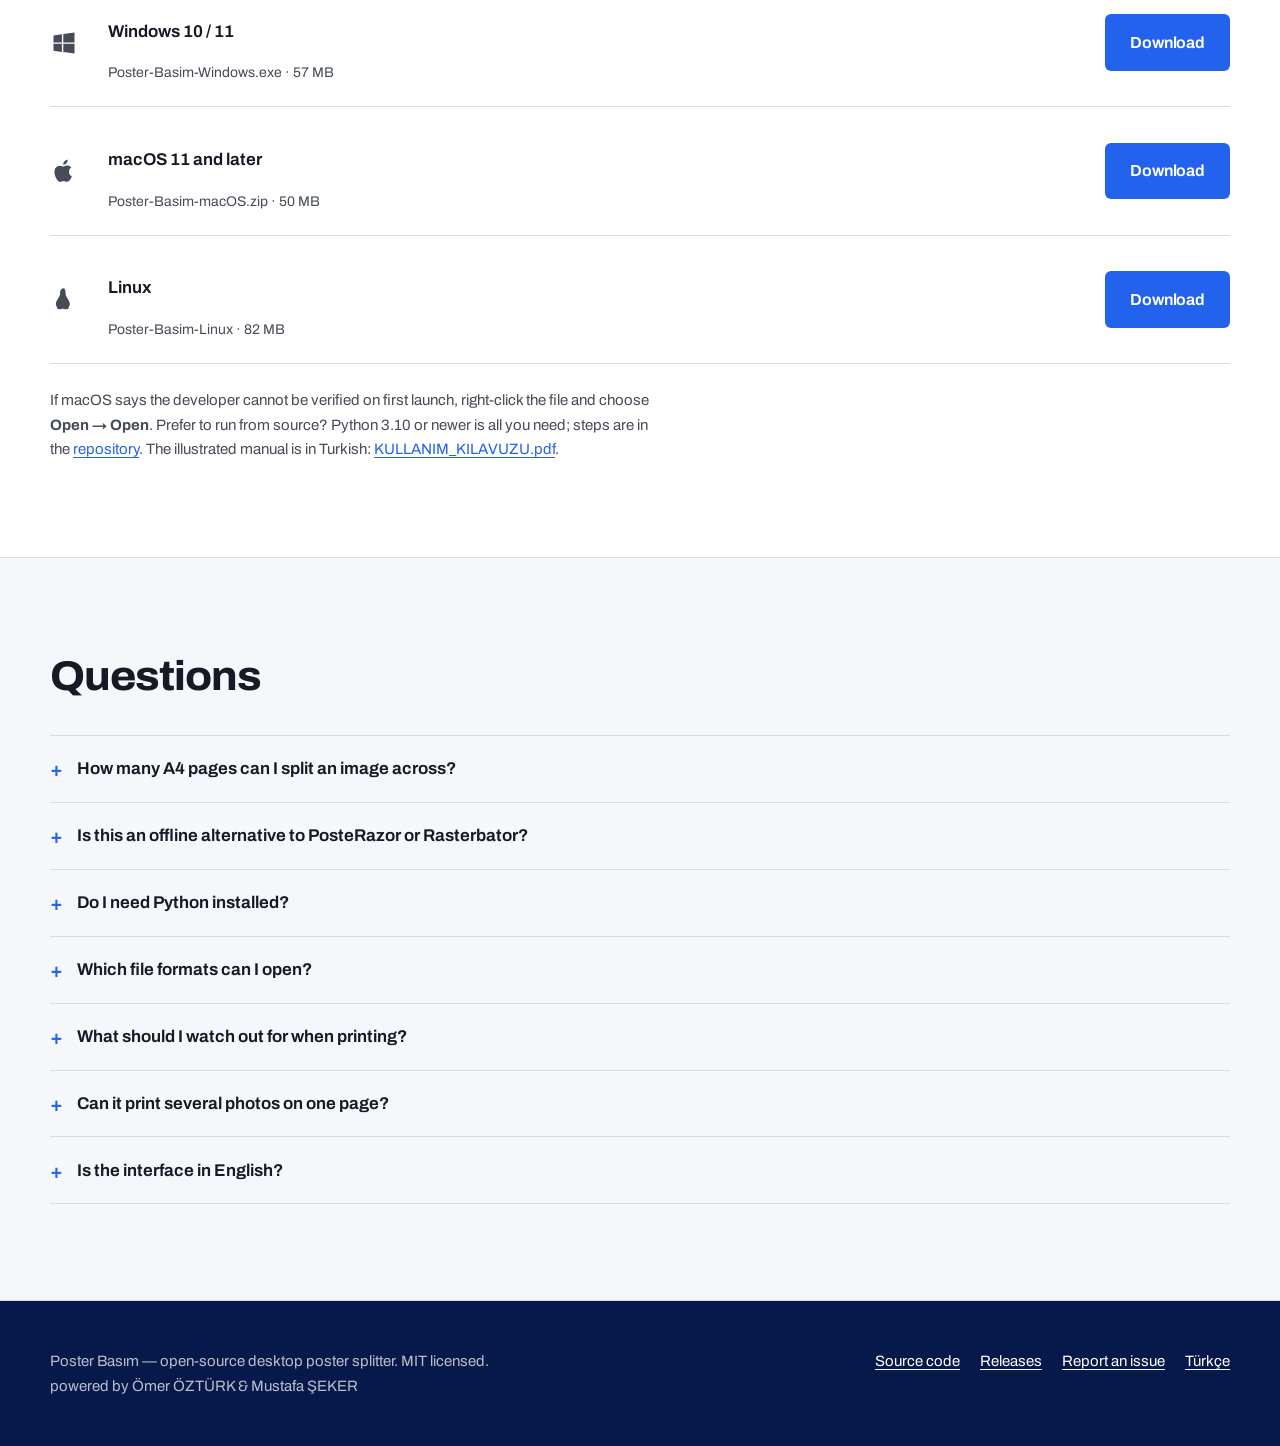
<file: docs/en/index.html>
<!doctype html>
<html lang="en">
<head>
<meta charset="utf-8">
<meta name="viewport" content="width=device-width, initial-scale=1">
<title>Poster Basım — Split an image into A4 pages and print it as a poster</title>
<meta name="description" content="Free desktop app that splits an image or PDF across A4 pages without distorting it and exports a print-ready PDF. Works offline on Windows, macOS and Linux — your file never leaves your computer.">
<link rel="canonical" href="https://mustafasneu.github.io/poster-basim/en/">
<link rel="alternate" hreflang="tr" href="https://mustafasneu.github.io/poster-basim/">
<link rel="alternate" hreflang="en" href="https://mustafasneu.github.io/poster-basim/en/">
<link rel="alternate" hreflang="x-default" href="https://mustafasneu.github.io/poster-basim/">

<meta property="og:type" content="website">
<meta property="og:locale" content="en_US">
<meta property="og:title" content="Poster Basım — Split an image into A4 pages and print it as a poster">
<meta property="og:description" content="Splits an image across A4 sheets without stretching it and exports a print-ready PDF. Free, offline, no upload.">
<meta property="og:url" content="https://mustafasneu.github.io/poster-basim/en/">
<meta property="og:image" content="https://mustafasneu.github.io/poster-basim/img/onizleme-karti.png">
<meta name="twitter:card" content="summary_large_image">

<link rel="icon" href="../img/simge.png" sizes="any">
<link rel="apple-touch-icon" href="../img/simge.png">

<link rel="preconnect" href="https://fonts.googleapis.com">
<link rel="preconnect" href="https://fonts.gstatic.com" crossorigin>
<link rel="stylesheet" href="https://fonts.googleapis.com/css2?family=Archivo:wdth,wght@100..125,400..800&display=swap">
<link rel="stylesheet" href="../style.css">

<script type="application/ld+json">
{
  "@context": "https://schema.org",
  "@type": "SoftwareApplication",
  "name": "Poster Basım",
  "applicationCategory": "DesignApplication",
  "operatingSystem": "Windows, macOS, Linux",
  "description": "Desktop app that splits an image or PDF across A4 sheets without distortion and exports a print-ready PDF. It also tiles many images onto a single A4 sheet.",
  "url": "https://mustafasneu.github.io/poster-basim/en/",
  "downloadUrl": "https://github.com/mustafasneu/poster-basim/releases/latest",
  "softwareVersion": "1.2",
  "license": "https://opensource.org/licenses/MIT",
  "isAccessibleForFree": true,
  "offers": { "@type": "Offer", "price": "0", "priceCurrency": "USD" },
  "inLanguage": "en"
}
</script>
<script type="application/ld+json">
{
  "@context": "https://schema.org",
  "@type": "FAQPage",
  "mainEntity": [
    {"@type":"Question","name":"How many A4 pages can I split an image across?","acceptedAnswer":{"@type":"Answer","text":"You choose the number of columns and rows — 4 columns by 2 rows makes eight A4 sheets. The app calculates the finished poster size and the printing resolution for that grid, and warns you before export if the resolution is too low."}},
    {"@type":"Question","name":"Is it an offline alternative to PosteRazor and Rasterbator?","acceptedAnswer":{"@type":"Answer","text":"Yes. It is a desktop application for Windows, macOS and Linux. Splitting, scaling and PDF export all happen on your machine, so nothing is uploaded to a server."}},
    {"@type":"Question","name":"Do I need Python installed?","acceptedAnswer":{"@type":"Answer","text":"No, if you download the packaged build from this page — it is a single file and runs on double click. Running from source requires Python 3.10 or newer."}},
    {"@type":"Question","name":"Which file formats can I open?","acceptedAnswer":{"@type":"Answer","text":"JPG, PNG, BMP, WEBP, TIFF, PSD, HEIC, RAW files such as CR2, NEF, ARW and DNG, plus PDF and AI. CMYK and 16-bit sources are converted to print-ready RGB."}},
    {"@type":"Question","name":"What should I watch out for when printing?","acceptedAnswer":{"@type":"Answer","text":"Turn off Fit to Page in the print dialog and print at Actual Size or 100% scale. Otherwise the sheets come out at different scales and the pieces will not line up."}},
    {"@type":"Question","name":"Can it print several photos on one page?","acceptedAnswer":{"@type":"Answer","text":"Yes, that is the tiling mode. It arranges multiple images on a single A4 sheet in a grid without cropping them, keeping each image's aspect ratio."}}
  ]
}
</script>
</head>
<body>
<a class="skip" href="#content">Skip to content</a>

<header class="site-head">
  <div class="shell site-head__in">
    <a class="brand" href="./">
      <svg viewBox="0 0 64 64" aria-hidden="true" focusable="false">
        <rect width="64" height="64" rx="13" fill="#2563EB"/>
        <g fill="#EFF6FF">
          <rect x="10" y="17" width="13" height="12" rx="1"/>
          <rect x="25.5" y="17" width="13" height="12" rx="1"/>
          <rect x="41" y="17" width="13" height="12" rx="1"/>
          <rect x="10" y="31" width="13" height="12" rx="1"/>
          <rect x="25.5" y="31" width="13" height="12" rx="1"/>
          <rect x="41" y="31" width="13" height="12" rx="1"/>
        </g>
        <circle cx="32" cy="30" r="10" fill="none" stroke="#EF4444" stroke-width="3.4"/>
      </svg>
      Poster Basım
    </a>
    <nav class="site-nav" aria-label="On this page">
      <a href="#how">How it works</a>
      <a href="#modes">Two modes</a>
      <a href="#features">Features</a>
      <a href="#download">Download</a>
      <a href="https://github.com/mustafasneu/poster-basim">GitHub</a>
    </nav>
    <p class="lang">
      <a href="../" hreflang="tr">TR</a>
      <span aria-hidden="true">/</span>
      <a href="./" aria-current="page" hreflang="en">EN</a>
    </p>
  </div>
</header>

<main id="content">

  <section class="hero">
    <div class="shell hero__in">
      <div>
        <h1>Split an image across A4 sheets and print it as a poster</h1>
        <p class="hero__lede">
          Takes an image or a PDF, divides it across A4 pages without stretching it,
          and exports one print-ready PDF that lines up when you cut and tape the
          sheets together. An ordinary home printer is enough.
        </p>
        <div class="cta-row">
          <a class="btn btn--primary" id="ana-indirme" href="#download" data-win="https://github.com/mustafasneu/poster-basim/releases/latest/download/Poster-Basim-Windows.exe" data-mac="https://github.com/mustafasneu/poster-basim/releases/latest/download/Poster-Basim-macOS.zip" data-linux="https://github.com/mustafasneu/poster-basim/releases/latest/download/Poster-Basim-Linux">
            <svg viewBox="0 0 24 24" fill="none" stroke="currentColor" stroke-width="2" stroke-linecap="round" stroke-linejoin="round" aria-hidden="true"><path d="M12 3v12m0 0 4.5-4.5M12 15l-4.5-4.5M4 17v2a2 2 0 0 0 2 2h12a2 2 0 0 0 2-2v-2"/></svg>
            <span id="ana-indirme-yazi">Download the app</span>
          </a>
          <a class="btn btn--ghost" href="#how">See how it works</a>
        </div>
        <p class="hero__note">
          <b>Version 1.2</b> · Windows, macOS, Linux · MIT licensed, free ·
          nothing is uploaded anywhere
        </p>
      </div>

      <div class="sheets">
        <svg viewBox="0 0 936 448" role="img" aria-labelledby="sheets-title">
          <title id="sheets-title">One image divided across six A4 sheets, each with print margins and a page number</title>
          <defs>
            <linearGradient id="art-bg" x1="0" y1="0" x2="0.35" y2="1">
              <stop offset="0" stop-color="#1E3A8A"/>
              <stop offset="1" stop-color="#38BDF8"/>
            </linearGradient>
            <g id="art">
              <rect width="900" height="424" fill="url(#art-bg)"/>
              <circle cx="205" cy="212" r="126" fill="#FDE047"/>
              <circle cx="497" cy="170" r="86" fill="#F87171"/>
              <circle cx="726" cy="268" r="104" fill="#34D399"/>
              <g fill="none" stroke="#0F172A" stroke-width="5">
                <circle cx="452" cy="222" r="26"/>
                <circle cx="452" cy="222" r="52"/>
                <circle cx="452" cy="222" r="78"/>
              </g>
            </g>
          </defs>

          <g>
            <g class="sheet-tile" style="--i:0">
              <rect x="6" y="6" width="300" height="212" fill="#fff"/>
              <svg x="16" y="16" width="280" height="192" viewBox="0 0 300 212" preserveAspectRatio="none"><use href="#art"/></svg>
              <text x="22" y="210" font-size="9" fill="#64748B" font-family="Archivo, sans-serif">1 / 6</text>
            </g>
            <g class="sheet-tile" style="--i:1">
              <rect x="318" y="6" width="300" height="212" fill="#fff"/>
              <svg x="328" y="16" width="280" height="192" viewBox="300 0 300 212" preserveAspectRatio="none"><use href="#art"/></svg>
              <text x="334" y="210" font-size="9" fill="#64748B" font-family="Archivo, sans-serif">2 / 6</text>
            </g>
            <g class="sheet-tile" style="--i:2">
              <rect x="630" y="6" width="300" height="212" fill="#fff"/>
              <svg x="640" y="16" width="280" height="192" viewBox="600 0 300 212" preserveAspectRatio="none"><use href="#art"/></svg>
              <text x="646" y="210" font-size="9" fill="#64748B" font-family="Archivo, sans-serif">3 / 6</text>
            </g>
            <g class="sheet-tile" style="--i:3">
              <rect x="6" y="230" width="300" height="212" fill="#fff"/>
              <svg x="16" y="240" width="280" height="192" viewBox="0 212 300 212" preserveAspectRatio="none"><use href="#art"/></svg>
              <text x="22" y="434" font-size="9" fill="#64748B" font-family="Archivo, sans-serif">4 / 6</text>
            </g>
            <g class="sheet-tile" style="--i:4">
              <rect x="318" y="230" width="300" height="212" fill="#fff"/>
              <svg x="328" y="240" width="280" height="192" viewBox="300 212 300 212" preserveAspectRatio="none"><use href="#art"/></svg>
              <text x="334" y="434" font-size="9" fill="#64748B" font-family="Archivo, sans-serif">5 / 6</text>
            </g>
            <g class="sheet-tile" style="--i:5">
              <rect x="630" y="230" width="300" height="212" fill="#fff"/>
              <svg x="640" y="240" width="280" height="192" viewBox="600 212 300 212" preserveAspectRatio="none"><use href="#art"/></svg>
              <text x="646" y="434" font-size="9" fill="#64748B" font-family="Archivo, sans-serif">6 / 6</text>
            </g>

            <circle cx="468" cy="224" r="17" fill="none" stroke="#EF4444" stroke-width="3"/>
            <path d="M468 200v-9M468 257v-9M444 224h-9M501 224h-9" stroke="#EF4444" stroke-width="3" stroke-linecap="round"/>
          </g>
        </svg>
      </div>
    </div>
  </section>

  <section class="section" id="proportions">
    <div class="shell">
      <div class="section__head">
        <h2>Circles stay circles</h2>
        <p>
          Most tools stretch the image to fill the page grid: hand a 16:9 photo to a
          3×2 sheet layout and faces get wider, circles flatten. Here the aspect ratio
          is preserved and the leftover area is left white.
        </p>
      </div>
      <div class="proof-pair">
        <figure class="proof-case" style="margin:0">
          <div class="proof-frame">
            <svg viewBox="0 0 300 200" role="img" aria-label="Aspect ratio preserved: the circle is still a circle">
              <rect width="300" height="200" fill="#EFF6FF"/>
              <rect x="0" y="26" width="300" height="148" fill="#1D4ED8"/>
              <circle cx="150" cy="100" r="58" fill="#FDE047"/>
              <g stroke="#93C5FD" stroke-width="1" stroke-dasharray="4 4">
                <path d="M100 0v200M200 0v200M0 100h300"/>
              </g>
            </svg>
          </div>
          <figcaption><b>Poster Basım</b> — ratio kept, leftover area left white</figcaption>
        </figure>
        <figure class="proof-case proof-case--bad" style="margin:0">
          <div class="proof-frame">
            <svg viewBox="0 0 300 200" role="img" aria-label="Aspect ratio broken: the circle is squashed into an ellipse">
              <rect width="300" height="200" fill="#1D4ED8"/>
              <ellipse cx="150" cy="100" rx="88" ry="58" fill="#FDE047"/>
              <g stroke="#93C5FD" stroke-width="1" stroke-dasharray="4 4">
                <path d="M100 0v200M200 0v200M0 100h300"/>
              </g>
            </svg>
          </div>
          <figcaption><b>Stretched output</b> — image forced to fill the sheets</figcaption>
        </figure>
      </div>
    </div>
  </section>

  <section class="section section--tint" id="how">
    <div class="shell">
      <div class="section__head">
        <h2>Three steps to a poster</h2>
        <p>Once the app is open, all you decide is how many sheets you want.</p>
      </div>
      <ol class="steps">
        <li>
          <div>
            <h3>Hand it the file</h3>
            <p>
              Drop it on the window, browse for it, or paste a web address. JPG, PNG,
              TIFF, PSD, HEIC, RAW, PDF and AI files are accepted; for a multi-page
              PDF the app asks which page becomes the poster.
            </p>
          </div>
        </li>
        <li>
          <div>
            <h3>Say how many sheets</h3>
            <p>
              Enter columns and rows — 4 × 2 means eight A4 sheets. The app works out
              the finished poster size and the printing resolution, and warns you
              before export if that resolution is too low.
            </p>
          </div>
        </li>
        <li>
          <div>
            <h3>Export and print</h3>
            <p>
              You get a print-ready PDF, an image of every tile and a printing report.
              In the print dialog keep "Fit to Page" off and "Actual Size" on, or the
              pieces will not line up.
            </p>
          </div>
        </li>
      </ol>
    </div>
  </section>

  <section class="section" id="modes">
    <div class="shell">
      <div class="section__head">
        <h2>Two modes, opposite jobs</h2>
        <p>The same app splits one image into many sheets, and gathers many images onto one.</p>
      </div>
      <div class="modes">
        <div class="mode">
          <div>
            <h3>Poster — one image across many A4 sheets</h3>
            <p>
              Classroom display, shop window, party banner. Every sheet carries cut
              lines, corner marks, alignment crosses and a neighbour label, and the
              PDF opens with an assembly map.
            </p>
            <ul>
              <li>Overlap margin gives you tolerance when taping</li>
              <li>The printer's unprintable margin is accounted for</li>
              <li>Every sheet prints at exactly the same scale</li>
            </ul>
          </div>
          <figure class="shot">
            <img src="../img/arayuz.png" alt="The main window: splitting controls on the left, gridded poster preview on the right" width="1150" height="780" loading="lazy" decoding="async">
            <figcaption>Controls and live preview sit in the same window.</figcaption>
          </figure>
        </div>

        <div class="mode mode--flip">
          <div>
            <h3>Tiling — many images onto one A4</h3>
            <p>
              Catalogue sheet, product photos, ID photos. Images are never cropped;
              each one is fitted into its cell with its aspect ratio intact. Every
              drop adds to the list instead of replacing it.
            </p>
            <ul>
              <li>You choose the grid and the number of cells</li>
              <li>Fitted, not cropped</li>
              <li>Output is again a print-ready PDF</li>
            </ul>
          </div>
          <figure class="shot">
            <img src="../img/dizme.png" alt="Tiling mode: grid settings on the left, a preview of nine images laid out on one A4 sheet on the right" width="1150" height="780" loading="lazy" decoding="async">
            <figcaption>In tiling mode you decide how the images are laid out.</figcaption>
          </figure>
        </div>
      </div>
    </div>
  </section>

  <section class="section section--tint" id="features">
    <div class="shell">
      <div class="section__head">
        <h2>The details that decide whether it prints</h2>
        <p>
          The app does more than resize; it handles the things that make the pieces
          actually fit on paper.
        </p>
      </div>
      <div class="specs">
        <div class="spec">
          <svg viewBox="0 0 24 24" fill="none" stroke="currentColor" stroke-width="1.8" aria-hidden="true"><path d="M4 4h16v16H4z"/><path d="M4 10h16M10 4v16"/></svg>
          <div>
            <h3>Cutting and assembly aids</h3>
            <p>Cut lines, corner marks, alignment crosses and neighbour labels on every sheet, plus an assembly map at the front of the PDF.</p>
          </div>
        </div>
        <div class="spec">
          <svg viewBox="0 0 24 24" fill="none" stroke="currentColor" stroke-width="1.8" aria-hidden="true"><path d="M3 12h4l3 8 4-16 3 8h4"/></svg>
          <div>
            <h3>Printing report</h3>
            <p>Size, DPI, sheet count, total length to cut and any warnings — shown before export and written to the output folder as a text file.</p>
          </div>
        </div>
        <div class="spec">
          <svg viewBox="0 0 24 24" fill="none" stroke="currentColor" stroke-width="1.8" aria-hidden="true"><path d="M21 15V5a2 2 0 0 0-2-2H9"/><path d="M3 9v10a2 2 0 0 0 2 2h10"/><path d="m7 13 3-3 3 3 4-4"/></svg>
          <div>
            <h3>Wide format support</h3>
            <p>JPG, PNG, BMP, WEBP, TIFF, PSD, HEIC, RAW (CR2/NEF/ARW/DNG), PDF and AI. CMYK and 16-bit sources are converted to print-ready RGB.</p>
          </div>
        </div>
        <div class="spec">
          <svg viewBox="0 0 24 24" fill="none" stroke="currentColor" stroke-width="1.8" aria-hidden="true"><circle cx="12" cy="12" r="9"/><path d="M12 7v5l3 2"/></svg>
          <div>
            <h3>1:1 actual-size preview</h3>
            <p>Shows a region of the poster at its real paper size, calibrated with an on-screen ruler, so you decide before spending ink.</p>
          </div>
        </div>
        <div class="spec">
          <svg viewBox="0 0 24 24" fill="none" stroke="currentColor" stroke-width="1.8" aria-hidden="true"><path d="M12 3a9 9 0 1 0 9 9"/><path d="M12 3v9h9"/></svg>
          <div>
            <h3>Colour management</h3>
            <p>Embedded ICC profiles are converted to sRGB, with colour and contrast compensation for matte, glossy and copier paper.</p>
          </div>
        </div>
        <div class="spec">
          <svg viewBox="0 0 24 24" fill="none" stroke="currentColor" stroke-width="1.8" aria-hidden="true"><path d="M4 7V5a1 1 0 0 1 1-1h14a1 1 0 0 1 1 1v2"/><rect x="4" y="7" width="16" height="8" rx="1"/><path d="M7 15v5h10v-5"/></svg>
          <div>
            <h3>Output format options</h3>
            <p>A print-ready PDF every time, optionally with lossless PNG tiles, a multi-page TIFF for print shops, and per-page PNGs.</p>
          </div>
        </div>
        <div class="spec">
          <svg viewBox="0 0 24 24" fill="none" stroke="currentColor" stroke-width="1.8" aria-hidden="true"><path d="M12 3 4 6v6c0 4.5 3.2 8.4 8 9 4.8-.6 8-4.5 8-9V6z"/><path d="m9 12 2 2 4-4"/></svg>
          <div>
            <h3>Runs offline</h3>
            <p>Splitting, scaling and PDF export happen on your machine. The optional AI upscaling add-on also runs locally.</p>
          </div>
        </div>
        <div class="spec">
          <svg viewBox="0 0 24 24" fill="none" stroke="currentColor" stroke-width="1.8" aria-hidden="true"><path d="M12 4v16M4 8h16M4 16h16"/></svg>
          <div>
            <h3>Print enhancement</h3>
            <p>Unsharp mask, auto levels and white balance, noise reduction, with presets for photos, posters, scans and phone pictures.</p>
          </div>
        </div>
      </div>
    </div>
  </section>

  <section class="section" id="download">
    <div class="shell">
      <div class="section__head">
        <h2>Download</h2>
        <p>A single file, no installer, opens on double click. Version 1.2, MIT licensed.</p>
      </div>

      <div class="downloads">
        <div class="dl">
          <svg class="os" viewBox="0 0 24 24" fill="currentColor" aria-hidden="true"><path d="M3 5.5 10.2 4.5v7.1H3zM11.4 4.3 21 3v8.6h-9.6zM3 12.6h7.2v7.1L3 18.6zM11.4 12.6H21V21l-9.6-1.3z"/></svg>
          <div>
            <p class="dl__name">Windows 10 / 11</p>
            <p class="dl__meta">Poster-Basim-Windows.exe · 57 MB</p>
          </div>
          <a class="btn btn--solid" href="https://github.com/mustafasneu/poster-basim/releases/latest/download/Poster-Basim-Windows.exe">Download</a>
        </div>
        <div class="dl">
          <svg class="os" viewBox="0 0 24 24" fill="currentColor" aria-hidden="true"><path d="M16.3 12.6c0-2.3 1.9-3.4 2-3.5-1.1-1.6-2.8-1.8-3.4-1.8-1.4-.2-2.8.9-3.5.9s-1.8-.8-3-.8c-1.5 0-3 .9-3.8 2.3-1.6 2.8-.4 7 1.2 9.3.8 1.1 1.7 2.4 2.9 2.3 1.2 0 1.6-.7 3-.7s1.8.7 3 .7 2-1.1 2.8-2.2c.9-1.3 1.2-2.5 1.3-2.6-.1 0-2.5-1-2.5-3.9zM14.1 5.4c.6-.8 1.1-1.9 1-3-.9 0-2.1.6-2.8 1.4-.6.7-1.1 1.8-1 2.9 1 .1 2.1-.5 2.8-1.3z"/></svg>
          <div>
            <p class="dl__name">macOS 11 and later</p>
            <p class="dl__meta">Poster-Basim-macOS.zip · 50 MB</p>
          </div>
          <a class="btn btn--solid" href="https://github.com/mustafasneu/poster-basim/releases/latest/download/Poster-Basim-macOS.zip">Download</a>
        </div>
        <div class="dl">
          <svg class="os" viewBox="0 0 24 24" fill="currentColor" aria-hidden="true"><path d="M12 2c-2.2 0-3.4 1.7-3.4 3.9 0 1.5-.2 2.4-.9 3.5C6.6 11.2 5 13.4 5 15.7c0 1 .4 1.7 1 2.2-.3.8.2 1.6 1.1 1.9 1.1.4 2.5.2 3.1-.4h1.6c.6.6 2 .8 3.1.4.9-.3 1.4-1.1 1.1-1.9.6-.5 1-1.2 1-2.2 0-2.3-1.6-4.5-2.7-6.3-.7-1.1-.9-2-.9-3.5C13.4 3.7 12.2 2 12 2z"/></svg>
          <div>
            <p class="dl__name">Linux</p>
            <p class="dl__meta">Poster-Basim-Linux · 82 MB</p>
          </div>
          <a class="btn btn--solid" href="https://github.com/mustafasneu/poster-basim/releases/latest/download/Poster-Basim-Linux">Download</a>
        </div>
      </div>

      <p class="dl-note">
        If macOS says the developer cannot be verified on first launch, right-click the
        file and choose <b>Open → Open</b>. Prefer to run from source? Python 3.10 or
        newer is all you need; steps are in the
        <a href="https://github.com/mustafasneu/poster-basim#kurulum">repository</a>.
        The illustrated manual is in Turkish:
        <a href="https://github.com/mustafasneu/poster-basim/releases/latest/download/KULLANIM_KILAVUZU.pdf">KULLANIM_KILAVUZU.pdf</a>.
      </p>
    </div>
  </section>

  <section class="section section--tint" id="faq">
    <div class="shell">
      <div class="section__head">
        <h2>Questions</h2>
      </div>
      <div class="faq">
        <details>
          <summary>How many A4 pages can I split an image across?</summary>
          <p>
            You choose the columns and rows — 4 columns by 2 rows makes eight A4
            sheets. The app calculates the finished poster size and the printing
            resolution for that grid, and warns you before export if the resolution
            is too low.
          </p>
        </details>
        <details>
          <summary>Is this an offline alternative to PosteRazor or Rasterbator?</summary>
          <p>
            Yes. It is a desktop application for Windows, macOS and Linux. Splitting,
            scaling and PDF export all happen on your machine, so nothing is uploaded
            to a server.
          </p>
        </details>
        <details>
          <summary>Do I need Python installed?</summary>
          <p>
            Not if you download the packaged build from this page — it is a single
            file and runs on double click. Running from source requires Python 3.10
            or newer.
          </p>
        </details>
        <details>
          <summary>Which file formats can I open?</summary>
          <p>
            JPG, PNG, BMP, WEBP, TIFF, PSD, HEIC, RAW files such as CR2, NEF, ARW and
            DNG, plus PDF and AI. CMYK and 16-bit sources are converted to print-ready
            RGB.
          </p>
        </details>
        <details>
          <summary>What should I watch out for when printing?</summary>
          <p>
            Turn off "Fit to Page" in the print dialog and print at "Actual Size" or
            100% scale. Otherwise the sheets come out at different scales and the
            pieces will not line up.
          </p>
        </details>
        <details>
          <summary>Can it print several photos on one page?</summary>
          <p>
            Yes — that is the tiling mode. It arranges multiple images on a single A4
            sheet in a grid without cropping them, keeping each image's aspect ratio.
          </p>
        </details>
        <details>
          <summary>Is the interface in English?</summary>
          <p>
            The application interface is in Turkish, and so is the illustrated manual.
            The workflow is short — pick a file, set columns and rows, export — and
            this page describes each control, but a fully English interface is not
            available yet.
          </p>
        </details>
      </div>
    </div>
  </section>
</main>

<footer class="site-foot">
  <div class="shell site-foot__in">
    <p>
      Poster Basım — open-source desktop poster splitter. MIT licensed.
      <br>powered by Ömer ÖZTÜRK &amp; Mustafa ŞEKER
    </p>
    <nav class="foot-links" aria-label="Footer">
      <a href="https://github.com/mustafasneu/poster-basim">Source code</a>
      <a href="https://github.com/mustafasneu/poster-basim/releases/latest">Releases</a>
      <a href="https://github.com/mustafasneu/poster-basim/issues">Report an issue</a>
      <a href="../" hreflang="tr">Türkçe</a>
    </nav>
  </div>
</footer>

<script src="../app.js" defer></script>
</body>
</html>
</file>
<file: docs/style.css>
/* Poster Basım — tanıtım sayfası
   Görsel dil programın çıktısından geliyor: A4 karoları, kesme kılavuzları,
   hizalama işaretleri, numaralı sayfalar. Renkler uygulama simgesinden alındı. */

:root {
    color-scheme: light;

    /* Kimlik — simge.png'den örneklendi */
    --blue: oklch(0.546 0.219 262.9); /* #2563EB */
    --blue-deep: oklch(0.318 0.132 264);
    --blue-deeper: oklch(0.234 0.096 265);
    --blue-pale: oklch(0.882 0.059 254); /* #BFDBFE */
    --red: oklch(0.637 0.208 25.3); /* #EF4444 — hizalama işareti */
    --red-ink: oklch(0.54 0.19 27); /* metin için koyultulmuş hali, beyazda 5.6:1 */

    /* Kağıt ve mürekkep — nötrler markanın kendi mavisine doğru hafif kırılıyor */
    --paper: oklch(1 0 0);
    --paper-2: oklch(0.976 0.004 264);
    --ink: oklch(0.216 0.021 265);
    --ink-2: oklch(0.412 0.021 265);
    --rule: oklch(0.892 0.011 265);
    --rule-strong: oklch(0.78 0.02 265);

    --shell: min(1180px, 100% - 2.5rem);
    --step: clamp(1.6rem, 1.1rem + 2vw, 3rem);

    --z-sticky: 100;

    --ease: cubic-bezier(0.16, 1, 0.3, 1);

    font-family: Archivo, ui-sans-serif, system-ui, "Segoe UI", sans-serif;
    font-synthesis-weight: none;
}

*,
*::before,
*::after {
    box-sizing: border-box;
}

html {
    -webkit-text-size-adjust: 100%;
    scroll-behavior: smooth;
}

@media (prefers-reduced-motion: reduce) {
    html {
        scroll-behavior: auto;
    }
}

body {
    margin: 0;
    background: var(--paper);
    color: var(--ink);
    font-size: 1.0625rem;
    line-height: 1.62;
    -webkit-font-smoothing: antialiased;
}

img,
svg {
    display: block;
    max-width: 100%;
}

a {
    color: var(--blue);
    text-underline-offset: 0.18em;
    text-decoration-thickness: from-font;
}

a:focus-visible,
button:focus-visible,
summary:focus-visible {
    outline: 3px solid var(--blue);
    outline-offset: 3px;
    border-radius: 2px;
}

h1,
h2,
h3 {
    text-wrap: balance;
    letter-spacing: -0.025em;
    line-height: 1.08;
    margin: 0;
}

p {
    text-wrap: pretty;
}

.shell {
    width: var(--shell);
    margin-inline: auto;
}

.skip {
    position: absolute;
    left: -9999px;
    top: 0;
    background: var(--ink);
    color: var(--paper);
    padding: 0.75rem 1.15rem;
    z-index: calc(var(--z-sticky) + 1);
}

.skip:focus {
    left: 0.75rem;
    top: 0.75rem;
}

/* ---------- Üst çubuk ---------- */

.site-head {
    position: sticky;
    top: 0;
    z-index: var(--z-sticky);
    background: color-mix(in oklab, var(--blue-deeper) 88%, transparent);
    backdrop-filter: blur(10px);
    border-bottom: 1px solid oklch(1 0 0 / 0.12);
}

.site-head__in {
    display: flex;
    align-items: center;
    gap: 1.25rem;
    min-height: 4rem;
}

.brand {
    display: flex;
    align-items: center;
    gap: 0.625rem;
    color: var(--paper);
    text-decoration: none;
    font-weight: 700;
    font-stretch: 110%;
    letter-spacing: -0.015em;
    margin-right: auto;
}

.brand svg {
    width: 1.75rem;
    height: 1.75rem;
    flex: none;
}

.site-nav {
    display: flex;
    align-items: center;
    gap: 1.4rem;
}

.site-nav a {
    color: oklch(1 0 0 / 0.82);
    text-decoration: none;
    font-size: 0.9375rem;
    font-weight: 500;
}

.site-nav a:hover {
    color: var(--paper);
}

.lang {
    display: flex;
    align-items: center;
    gap: 0.4rem;
    font-size: 0.8125rem;
    font-weight: 600;
    color: oklch(1 0 0 / 0.55);
}

.lang a {
    color: oklch(1 0 0 / 0.55);
    text-decoration: none;
}

.lang [aria-current] {
    color: var(--paper);
}

@media (max-width: 720px) {
    .site-nav {
        display: none;
    }
}

/* ---------- Hero ---------- */

.hero {
    position: relative;
    background:
        radial-gradient(
            120% 100% at 78% 0%,
            var(--blue-deep) 0%,
            var(--blue-deeper) 62%
        ),
        var(--blue-deeper);
    color: var(--paper);
    overflow: hidden;
    padding-block: clamp(3rem, 1.5rem + 6vw, 6rem) clamp(3.5rem, 2rem + 7vw, 7rem);
}

/* Kesme kılavuzu dokusu — programın ürettiği montaj çizgileri */
.hero::before {
    content: "";
    position: absolute;
    inset: 0;
    background-image:
        linear-gradient(oklch(1 0 0 / 0.055) 1px, transparent 1px),
        linear-gradient(90deg, oklch(1 0 0 / 0.055) 1px, transparent 1px);
    background-size: 62px 62px;
    mask-image: radial-gradient(120% 90% at 70% 10%, #000 20%, transparent 78%);
    pointer-events: none;
}

.hero__in {
    position: relative;
    display: grid;
    gap: clamp(2.5rem, 1rem + 6vw, 4.5rem);
    align-items: center;
}

@media (min-width: 940px) {
    .hero__in {
        grid-template-columns: minmax(0, 0.92fr) minmax(0, 1.08fr);
    }
}

.hero h1 {
    font-size: clamp(2.25rem, 1.4rem + 3.3vw, 3.7rem);
    font-weight: 800;
    font-stretch: 108%;
    letter-spacing: -0.035em;
}

.hero__lede {
    margin: 1.35rem 0 0;
    max-width: 46ch;
    font-size: clamp(1.0625rem, 1rem + 0.35vw, 1.25rem);
    color: oklch(1 0 0 / 0.88);
    line-height: 1.68;
}

.hero__note {
    margin: 1.1rem 0 0;
    font-size: 0.9375rem;
    color: oklch(1 0 0 / 0.66);
}

.hero__note b {
    color: oklch(1 0 0 / 0.9);
    font-weight: 600;
}

/* ---------- Düğmeler ---------- */

.cta-row {
    display: flex;
    flex-wrap: wrap;
    align-items: center;
    gap: 0.85rem;
    margin-top: 2rem;
}

.btn {
    display: inline-flex;
    align-items: center;
    gap: 0.6rem;
    padding: 0.9rem 1.5rem;
    border-radius: 6px;
    border: 1px solid transparent;
    font: inherit;
    font-size: 1rem;
    font-weight: 650;
    letter-spacing: -0.01em;
    text-decoration: none;
    cursor: pointer;
    transition:
        transform 0.25s var(--ease),
        background-color 0.25s var(--ease),
        border-color 0.25s var(--ease);
}

.btn--primary {
    background: var(--paper);
    color: var(--blue-deeper);
}

.btn--primary:hover {
    transform: translateY(-2px);
    background: var(--blue-pale);
}

.btn--ghost {
    border-color: oklch(1 0 0 / 0.3);
    color: var(--paper);
}

.btn--ghost:hover {
    border-color: var(--paper);
    background: oklch(1 0 0 / 0.08);
}

.btn--solid {
    background: var(--blue);
    color: var(--paper);
}

.btn--solid:hover {
    transform: translateY(-2px);
    background: var(--blue-deep);
}

.btn svg {
    width: 1.15em;
    height: 1.15em;
    flex: none;
}

@media (prefers-reduced-motion: reduce) {
    .btn:hover {
        transform: none;
    }
}

/* ---------- Hero görseli: altı A4 karosu ---------- */

.sheets {
    position: relative;
    aspect-ratio: 3 / 2;
    filter: drop-shadow(0 26px 45px oklch(0 0 0 / 0.42));
}

.sheets svg {
    width: 100%;
    height: 100%;
}

.sheet-tile {
    opacity: 1;
    transform-box: fill-box;
    transform-origin: center;
}

@media (prefers-reduced-motion: no-preference) {
    .js .sheet-tile {
        animation: tile-in 0.85s var(--ease) backwards;
        animation-delay: calc(var(--i) * 90ms);
    }
}

@keyframes tile-in {
    from {
        opacity: 0;
        transform: translateY(18px) scale(0.94);
    }
}

/* ---------- Bölüm iskeleti ---------- */

.section {
    padding-block: clamp(3.25rem, 2rem + 5vw, 6rem);
}

.section--tint {
    background: var(--paper-2);
    border-block: 1px solid var(--rule);
}

.section__head {
    max-width: 62ch;
}

.section h2 {
    font-size: clamp(1.75rem, 1.3rem + 1.9vw, 2.6rem);
    font-weight: 750;
    font-stretch: 105%;
}

.section__head p {
    margin: 0.9rem 0 0;
    font-size: 1.0625rem;
    color: var(--ink-2);
}

/* ---------- Sünme kanıtı ---------- */

.proof-pair {
    display: grid;
    gap: 1.5rem;
    margin-top: 2.5rem;
}

@media (min-width: 720px) {
    .proof-pair {
        grid-template-columns: 1fr 1fr;
        gap: 2rem;
    }
}

.proof-case figcaption {
    display: flex;
    align-items: baseline;
    gap: 0.55rem;
    margin-top: 0.9rem;
    font-size: 0.9375rem;
    color: var(--ink-2);
}

.proof-case b {
    color: var(--ink);
    font-weight: 650;
}

.proof-case--bad b {
    color: var(--red-ink);
}

.proof-frame {
    border: 1px solid var(--rule-strong);
    background: var(--paper);
    padding: 0.75rem;
}

/* ---------- Adımlar ---------- */

.steps {
    counter-reset: step;
    margin: 2.75rem 0 0;
    padding: 0;
    list-style: none;
    display: grid;
    gap: 0;
}

.steps li {
    counter-increment: step;
    display: grid;
    grid-template-columns: 3.25rem 1fr;
    gap: 0 1.35rem;
    padding-block: 1.5rem;
    border-top: 1px solid var(--rule);
}

.steps li:last-child {
    border-bottom: 1px solid var(--rule);
}

.steps li::before {
    content: counter(step, decimal-leading-zero);
    font-variant-numeric: tabular-nums;
    font-weight: 700;
    font-size: 1.05rem;
    color: var(--blue);
    padding-top: 0.1rem;
}

.steps h3 {
    font-size: 1.2rem;
    font-weight: 650;
}

.steps p {
    margin: 0.45rem 0 0;
    color: var(--ink-2);
    max-width: 60ch;
}

/* ---------- İki mod ---------- */

.modes {
    display: grid;
    gap: clamp(2.5rem, 1rem + 5vw, 4rem);
    margin-top: 2.75rem;
}

.mode {
    display: grid;
    gap: 1.75rem;
    align-items: center;
}

@media (min-width: 860px) {
    .mode {
        grid-template-columns: 1fr 1.15fr;
    }

    .mode--flip > figure {
        order: -1;
    }
}

.mode h3 {
    font-size: clamp(1.35rem, 1.1rem + 1vw, 1.75rem);
    font-weight: 700;
}

.mode p {
    margin: 0.85rem 0 0;
    color: var(--ink-2);
    max-width: 54ch;
}

.mode ul {
    margin: 1.15rem 0 0;
    padding: 0;
    list-style: none;
    display: grid;
    gap: 0.5rem;
    font-size: 0.9688rem;
}

.mode li {
    padding-left: 1.5rem;
    position: relative;
    color: var(--ink-2);
}

.mode li::before {
    content: "";
    position: absolute;
    left: 0;
    top: 0.62em;
    width: 0.6rem;
    height: 0.6rem;
    border: 2px solid var(--blue);
    border-radius: 50%;
}

.shot {
    margin: 0;
    border: 1px solid var(--rule-strong);
    background: var(--paper);
    padding: 0.5rem;
    box-shadow: 0 18px 34px -22px oklch(0.216 0.021 265 / 0.55);
}

.shot img {
    width: 100%;
    height: auto;
}

.shot figcaption {
    padding: 0.7rem 0.35rem 0.15rem;
    font-size: 0.8438rem;
    color: var(--ink-2);
}

/* ---------- Özellik künyesi ---------- */

.specs {
    margin: 2.5rem 0 0;
    display: grid;
    gap: 0;
}

@media (min-width: 780px) {
    .specs {
        grid-template-columns: 1fr 1fr;
        column-gap: 3rem;
    }
}

.spec {
    display: grid;
    grid-template-columns: 1.35rem 1fr;
    gap: 0.9rem;
    padding-block: 1.15rem;
    border-top: 1px solid var(--rule);
}

.spec svg {
    width: 1.35rem;
    height: 1.35rem;
    color: var(--blue);
    margin-top: 0.15rem;
}

.spec h3 {
    font-size: 1.0313rem;
    font-weight: 650;
}

.spec p {
    margin: 0.3rem 0 0;
    font-size: 0.9375rem;
    color: var(--ink-2);
}

/* ---------- İndirme ---------- */

.downloads {
    margin: 2.5rem 0 0;
    border-top: 1px solid var(--rule-strong);
}

.dl {
    display: grid;
    grid-template-columns: 2.5rem minmax(0, 1fr) auto;
    align-items: center;
    gap: 0.5rem 1.15rem;
    padding-block: 1.35rem;
    border-bottom: 1px solid var(--rule);
}

.dl svg.os {
    width: 1.75rem;
    height: 1.75rem;
    color: var(--ink-2);
}

.dl__name {
    font-weight: 650;
    font-size: 1.0625rem;
}

.dl__meta {
    margin: 0.15rem 0 0;
    font-size: 0.875rem;
    color: var(--ink-2);
    font-variant-numeric: tabular-nums;
}

@media (max-width: 600px) {
    .dl {
        grid-template-columns: 2.5rem minmax(0, 1fr);
    }

    .dl .btn {
        grid-column: 2;
        justify-self: start;
    }
}

.dl-note {
    margin: 1.5rem 0 0;
    font-size: 0.9375rem;
    color: var(--ink-2);
    max-width: 68ch;
}

/* ---------- SSS ---------- */

.faq {
    margin: 2.25rem 0 0;
    border-top: 1px solid var(--rule);
}

.faq details {
    border-bottom: 1px solid var(--rule);
}

.faq summary {
    display: flex;
    align-items: baseline;
    gap: 0.85rem;
    padding-block: 1.2rem;
    cursor: pointer;
    font-weight: 650;
    font-size: 1.0625rem;
    list-style: none;
}

.faq summary::-webkit-details-marker {
    display: none;
}

.faq summary::before {
    content: "+";
    color: var(--blue);
    font-weight: 700;
    font-size: 1.25rem;
    line-height: 1;
    transform: translateY(0.1em);
}

.faq details[open] summary::before {
    content: "–";
}

.faq p {
    margin: 0 0 1.35rem 1.7rem;
    color: var(--ink-2);
    max-width: 68ch;
}

/* ---------- Alt bilgi ---------- */

.site-foot {
    background: var(--blue-deeper);
    color: oklch(1 0 0 / 0.72);
    padding-block: 3rem;
    font-size: 0.9375rem;
}

.site-foot a {
    color: var(--paper);
}

.site-foot__in {
    display: flex;
    flex-wrap: wrap;
    gap: 1.5rem 2.5rem;
    align-items: baseline;
    justify-content: space-between;
}

.site-foot p {
    margin: 0;
    max-width: 52ch;
}

.foot-links {
    display: flex;
    flex-wrap: wrap;
    gap: 1.25rem;
}
</file>
